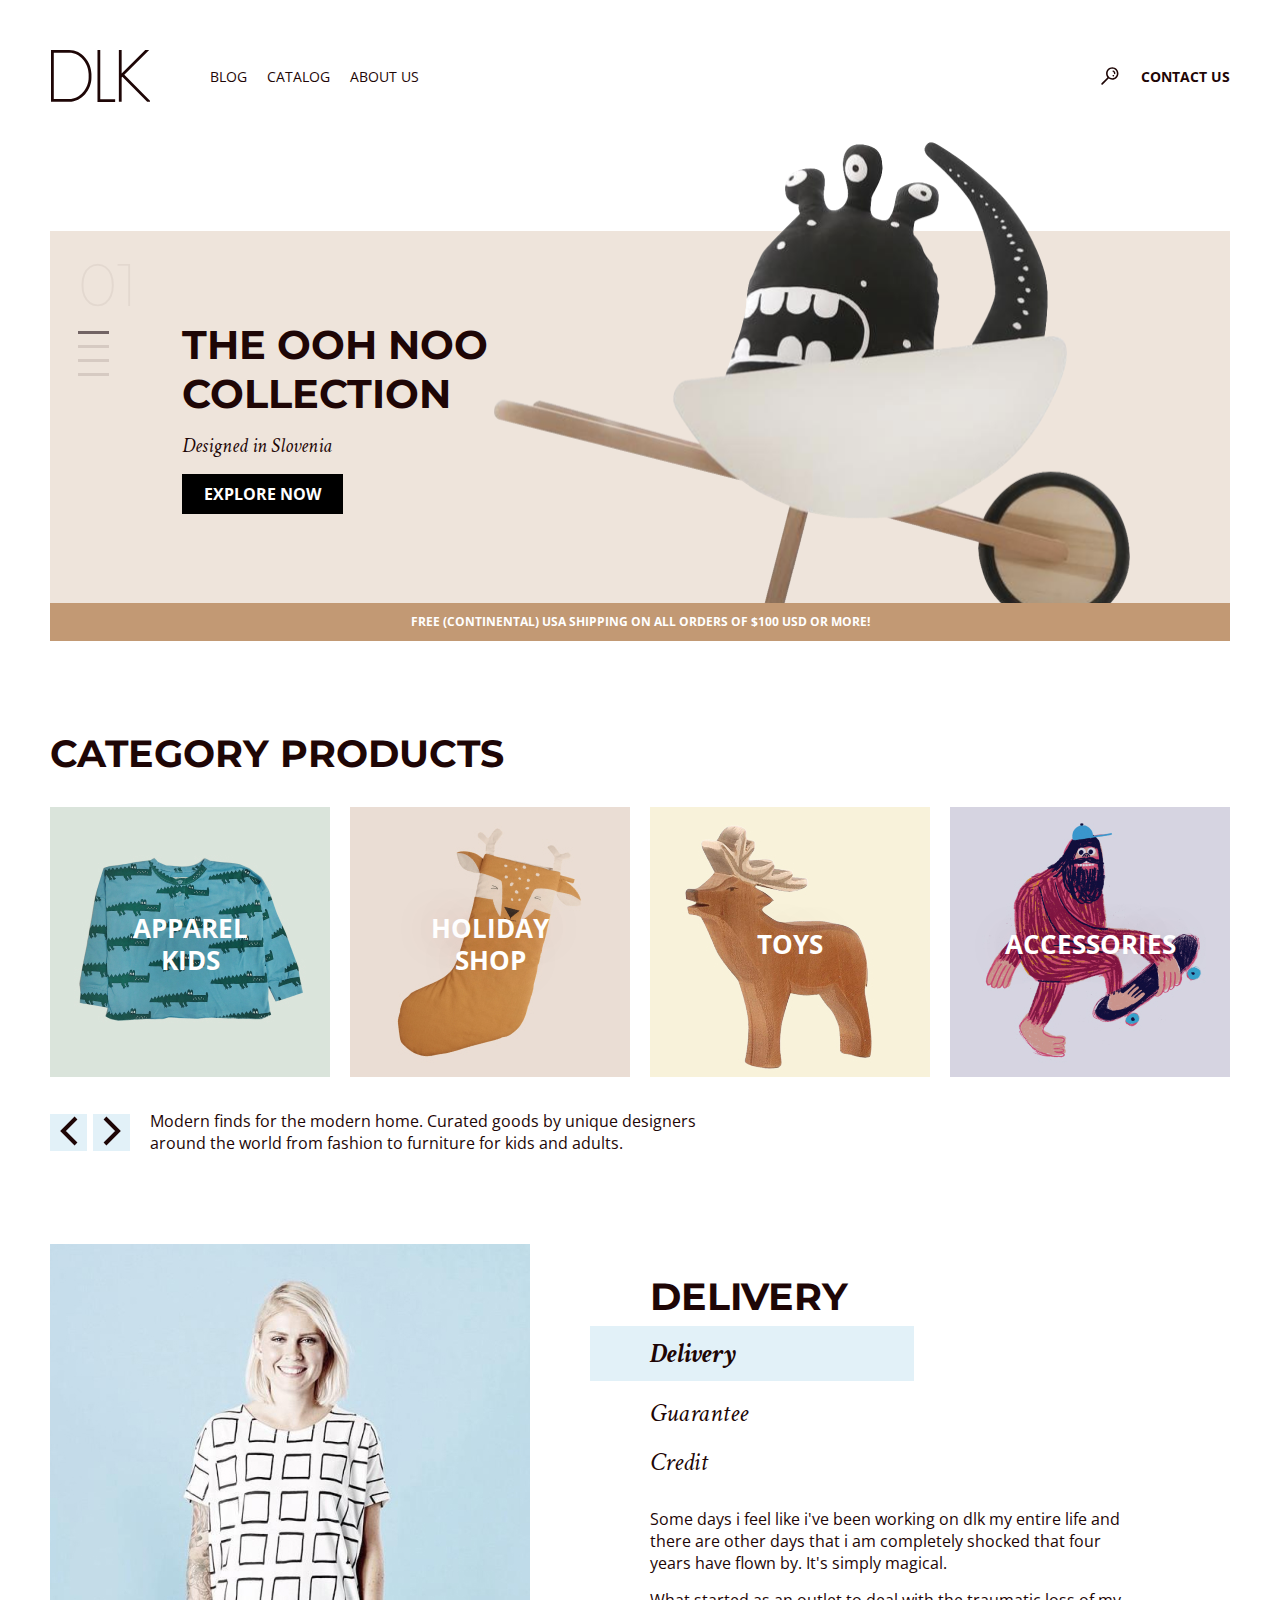
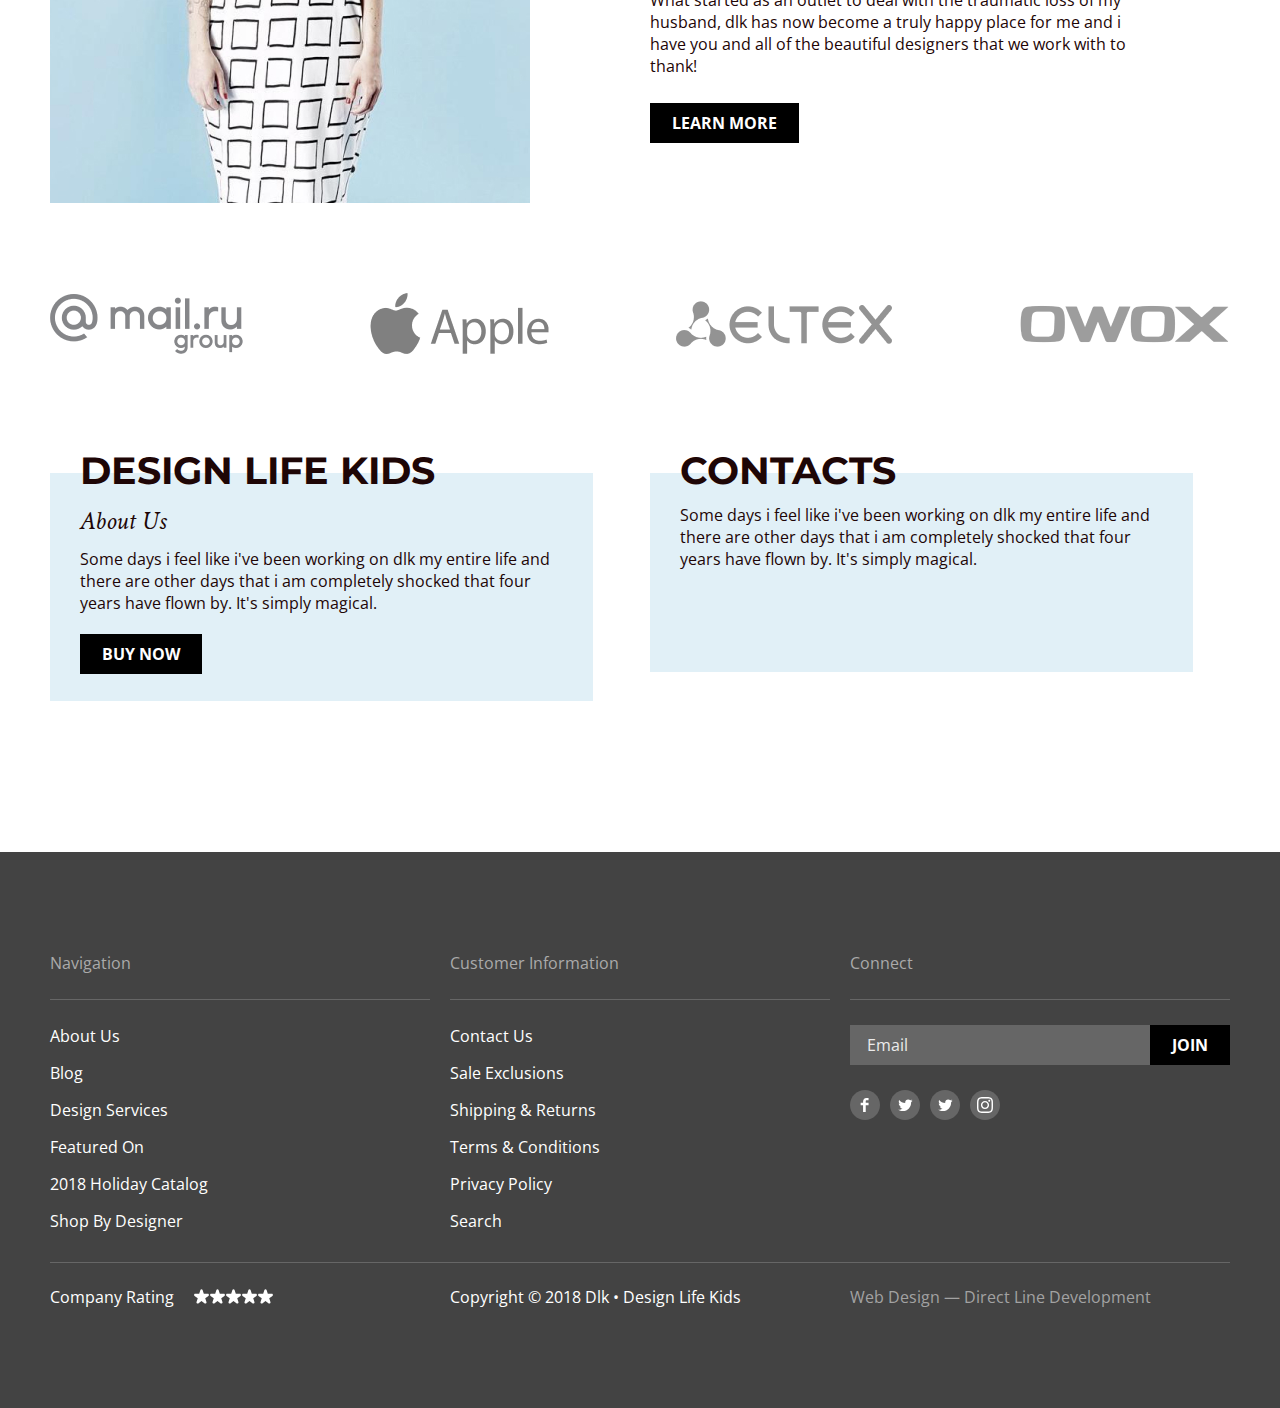
<file: index.html>
<!DOCTYPE html>
<html lang="en">
  <head>
    <meta charset="UTF-8" />
    <meta http-equiv="X-UA-Compatible" content="IE=edge" />
    <meta name="viewport" content="width=device-width, initial-scale=1.0" />
    <title>DLK</title>
    <link rel="stylesheet" href="styles/normalize.css" />
    <link rel="stylesheet" href="styles/common.min.css" />
    <link rel="stylesheet" href="styles/style.min.css" />
    <link rel="stylesheet" href="styles/popup.min.css" />
    <link rel="preconnect" href="https://fonts.googleapis.com" />
    <link rel="preconnect" href="https://fonts.gstatic.com" crossorigin />
    <link
      href="https://fonts.googleapis.com/css2?family=Crimson+Text:ital,wght@1,400;1,700&family=Montserrat:wght@200;600;700&family=Open+Sans:wght@400;700&family=Roboto&display=swap"
      rel="stylesheet"
    />
  </head>
  <body>
    <header class="header">
      <div class="container">
        <div class="header-wrapper">
          <div class="links-wrapper">
            <a href="./index.html" class="logo">
              <svg class="logo__image" width="100" height="52">
                <title>Icon: Logo</title>
                <use xlink:href="./static/icons/sprite.svg#logo"></use>
              </svg>
            </a>
            <nav>
              <ul class="header-nav">
                <li>
                  <a href="./pages/blog.html" class="header-nav__link">Blog</a>
                </li>
                <li>
                  <a href="./pages/catalog.html" class="header-nav__link"
                    >Catalog</a
                  >
                </li>
                <li>
                  <a href="#" class="header-nav__link">About Us</a>
                </li>
              </ul>
            </nav>
          </div>
          <div class="search-wrapper">
            <svg class="search" width="24" height="24">
              <title>Icon: Search</title>
              <use xlink:href="./static/icons/sprite.svg#search"></use>
            </svg>
            <a href="./pages/contacts.html" class="contact">Contact Us</a>
          </div>
        </div>
      </div>
    </header>
    <main>
      <section class="main">
        <div class="container container-column">
          <div class="main-background">
            <div class="count-wrapper">
              <span class="count">01</span>
              <div class="control-wrapper">
                <button class="control">
                  <span class="control__line control__line--checked"></span>
                </button>
                <button class="control">
                  <span class="control__line"></span>
                </button>
                <button class="control">
                  <span class="control__line"></span>
                </button>
                <button class="control">
                  <span class="control__line"></span>
                </button>
              </div>
            </div>
            <div class="main-info">
              <h1 class="title">THE OOH NOO COLLECTION</h1>
              <span class="designed">Designed in Slovenia</span>
              <button type="button" class="button popup-button">
                EXPLORE NOW
              </button>
            </div>
          </div>
          <p class="offer">
            Free (continental) USA shipping on all orders of $100 USD or more!
          </p>
          <img
            src="./static/img/monster.png"
            alt="Image: Monster"
            class="banner"
            width="636"
            height="490"
          />
        </div>
      </section>
      <section class="category">
        <div class="container">
          <h2 class="subtitle">Category Products</h2>
          <ul class="category-list">
            <li class="category-list__item">
              <img
                src="./static/img/apparel_kids.jpg"
                alt="Image: Apparel Kids"
                class="category-list__image"
                width="280"
                height="270"
              /><a href="#"> <h4 class="groups">APPAREL KIDS</h4></a>
            </li>
            <li class="category-list__item">
              <img
                src="./static/img/holiday_shop.jpg"
                alt="Image: Holiday Shop"
                class="category-list__image"
                width="280"
                height="270"
              />
              <a href="#"> <h4 class="groups">HOLIDAY SHOP</h4></a>
            </li>
            <li class="category-list__item">
              <img
                src="./static/img/toys.jpg"
                alt="Image: Toys"
                class="category-list__image"
                width="280"
                height="270"
              />
              <a href="./pages/toys.html"> <h4 class="groups">TOYS</h4></a>
            </li>
            <li class="category-list__item">
              <img
                src="./static/img/accessories.jpg"
                alt="Image: Accessories"
                class="category-list__image"
                width="280"
                height="270"
              />
              <a href="#"> <h4 class="groups">ACCESSORIES</h4></a>
            </li>
          </ul>
          <div class="arrows-wrapper">
            <div class="arrows">
              <button class="arrows-button">
                <svg class="arrows-button__icon" width="18" height="30">
                  <title>Icon: Arrow Prev</title>
                  <use xlink:href="./static/icons/sprite.svg#arrow_prev"></use>
                </svg></button
              ><button class="arrows-button">
                <svg class="arrows-button__icon" width="18" height="30">
                  <title>Icon: Arrow Next</title>
                  <use xlink:href="./static/icons/sprite.svg#arrow_next"></use>
                </svg>
              </button>
            </div>
            <p class="info">
              Modern finds for the modern home. Curated goods by unique
              designers around the world from fashion to furniture for kids and
              adults.
            </p>
          </div>
        </div>
      </section>
      <section class="delivery">
        <div class="container">
          <div class="delivery-wrapper">
            <img
              src="./static/img/delivery.jpg"
              alt="Image: Delivery"
              class="delivery-image"
              width="480"
              height="559"
            />
            <div class="delivery-info">
              <h2 class="subtitle shift">Delivery</h2>
              <ul class="delivery-list">
                <li>
                  <h3
                    class="italic delivery-list__title delivery-list__title--checked"
                  >
                    Delivery
                  </h3>
                </li>
                <li>
                  <h3 class="italic delivery-list__title shift">Guarantee</h3>
                </li>
                <li>
                  <h3 class="italic delivery-list__title shift">Credit</h3>
                </li>
              </ul>
              <div class="info-wrapper shift">
                <p class="info">
                  Some days i feel like i've been working on dlk my entire life
                  and there are other days that i am completely shocked that
                  four years have flown by. It's simply magical.
                </p>
                <p class="info">
                  What started as an outlet to deal with the traumatic loss of
                  my husband, dlk has now become a truly happy place for me and
                  i have you and all of the beautiful designers that we work
                  with to thank!
                </p>
              </div>
              <a href="#" class="button button-link shift">LEARN MORE</a>
            </div>
          </div>
        </div>
      </section>
      <section class="awards">
        <div class="container">
          <h2 class="hidden">Awards</h2>
          <ul class="awards-list">
            <li>
              <img
                src="./static/img/mailru.png"
                alt="Image: Mail Ru"
                width="193"
                height="60"
              />
            </li>
            <li>
              <img
                src="./static/img/apple.png"
                alt="Image: Apple"
                width="179"
                height="61"
              />
            </li>
            <li>
              <img
                src="./static/img/eltex.png"
                alt="Image: Eltex"
                width="216"
                height="46"
              />
            </li>
            <li>
              <img
                src="./static/img/owox.png"
                alt="Image: Owox"
                width="211"
                height="40"
              />
            </li>
          </ul>
        </div>
      </section>
      <div class="container">
        <div class="about-wrapper">
          <section class="design">
            <h2 class="subtitle subtitle--up">Design Life Kids</h2>
            <span class="italic">About Us</span>
            <p class="info">
              Some days i feel like i've been working on dlk my entire life and
              there are other days that i am completely shocked that four years
              have flown by. It's simply magical.
            </p>
            <a href="#" class="button button-link button-margin">buy now</a>
          </section>
          <section class="contacts">
            <div class="contacts-info">
              <h2 class="subtitle subtitle--up">Contacts</h2>
              <p class="info">
                Some days i feel like i've been working on dlk my entire life
                and there are other days that i am completely shocked that four
                years have flown by. It's simply magical.
              </p>
            </div>
            <iframe
              src="https://www.google.com/maps/embed?pb=!1m18!1m12!1m3!1d2372.5508789216715!2d49.288043615981344!3d53.51221786997473!2m3!1f0!2f0!3f0!3m2!1i1024!2i768!4f13.1!3m3!1m2!1s0x416879ed1ada6fbd%3A0x751234490b1ca980!2sDirect%20Line%20Digital!5e0!3m2!1sru!2sru!4v1661177956763!5m2!1sru!2sru"
              width="483"
              height="196"
              style="border: 0"
              allowfullscreen=""
              loading="lazy"
              referrerpolicy="no-referrer-when-downgrade"
              class="map"
            ></iframe>
          </section>
        </div>
      </div>
    </main>
    <footer class="footer">
      <div class="container">
        <div class="footer-wrapper">
          <section class="footer-section">
            <h5 class="footer-title">Navigation</h5>
            <nav>
              <ul class="footer-nav">
                <li><a href="#" class="footer-nav__link">About Us</a></li>
                <li><a href="#" class="footer-nav__link">Blog</a></li>
                <li>
                  <a href="#" class="footer-nav__link">Design Services</a>
                </li>
                <li><a href="#" class="footer-nav__link">Featured On</a></li>
                <li>
                  <a href="#" class="footer-nav__link">2018 Holiday Catalog</a>
                </li>
                <li>
                  <a href="#" class="footer-nav__link">Shop By Designer</a>
                </li>
              </ul>
            </nav>
          </section>
          <section class="footer-section">
            <h5 class="footer-title">Customer Information</h5>
            <div class="footer-lines"></div>
            <nav>
              <ul class="footer-nav">
                <li>
                  <a href="./pages/contacts.html" class="footer-nav__link"
                    >Contact Us</a
                  >
                </li>
                <li>
                  <a href="#" class="footer-nav__link">Sale Exclusions</a>
                </li>
                <li>
                  <a href="#" class="footer-nav__link">Shipping & Returns</a>
                </li>
                <li>
                  <a href="#" class="footer-nav__link">Terms & Conditions</a>
                </li>
                <li><a href="#" class="footer-nav__link">Privacy Policy</a></li>
                <li><a href="#" class="footer-nav__link">Search</a></li>
              </ul>
            </nav>
          </section>
          <section class="footer-section">
            <h5 class="footer-title">Connect</h5>
            <div class="footer-lines"></div>
            <form action="#">
              <div class="footer-form">
                <label for="input-email-footer"></label>
                <input
                  type="email"
                  id="input-email-footer"
                  placeholder="Email"
                  class="footer-input"
                />
                <button type="submit" class="button">Join</button>
              </div>
            </form>
            <ul class="social-list">
              <li>
                <a
                  href="https://www.facebook.com/"
                  class="social-list__link"
                  target="_blank"
                >
                  <svg class="social-list__icon" width="30" height="30">
                    <title>Icon: Facebook</title>
                    <use xlink:href="./static/icons/sprite.svg#facebook"></use>
                  </svg>
                </a>
              </li>
              <li>
                <a
                  href="https://twitter.com/"
                  class="social-list__link"
                  target="_blank"
                >
                  <svg class="social-list__icon" width="30" height="30">
                    <title>Icon: Twitter</title>
                    <use xlink:href="./static/icons/sprite.svg#twitter"></use>
                  </svg>
                </a>
              </li>
              <li>
                <a
                  href="https://pinterest.com/"
                  class="social-list__link"
                  target="_blank"
                >
                  <svg class="social-list__icon" width="30" height="30">
                    <title>Icon: Pinterest</title>
                    <use xlink:href="./static/icons/sprite.svg#pinterest"></use>
                  </svg>
                </a>
              </li>
              <li>
                <a
                  href="https://www.instagram.com/"
                  class="social-list__link"
                  target="_blank"
                >
                  <svg class="social-list__icon" width="30" height="30">
                    <title>Icon: instagram</title>
                    <use xlink:href="./static/icons/sprite.svg#instagram"></use>
                  </svg>
                </a>
              </li>
            </ul>
          </section>
        </div>
        <div class="footer-bottom-wrapper">
          <fieldset class="rating">
            <legend class="rating__caption">Company Rating</legend>
            <div class="rating-group">
              <input
                type="radio"
                name="star"
                value="1"
                aria-label="Ужасно"
                class="rating__star"
              />
              <input
                type="radio"
                name="star"
                value="2"
                aria-label="Сносно"
                class="rating__star"
              />
              <input
                type="radio"
                name="star"
                value="3"
                aria-label="Нормально"
                class="rating__star"
              />
              <input
                type="radio"
                name="star"
                value="4"
                aria-label="Хорошо"
                class="rating__star"
              />
              <input
                type="radio"
                name="star"
                value="5"
                aria-label="Отлично"
                class="rating__star"
              />
            </div>
          </fieldset>
          <span class="footer-bottom"
            >Copyright © 2018 Dlk • Design Life Kids</span
          >
          <a href="#" class="footer-bottom footer-bottom--light"
            >Web Design — Direct Line Development</a
          >
        </div>
      </div>
    </footer>
    <section class="popup">
      <h1 class="hidden">EXPLORE NOW</h1>
      <!-- Синяя подложка -->
      <div class="popup__overlay"></div>
      <!-- -->
      <div class="popup__dialog">
        <button class="close-button">
          <svg class="close-button__icon" width="25" height="25">
            <title>Icon: Close Button</title>
            <use xlink:href="./static/icons/sprite.svg#close"></use>
          </svg>
        </button>
        <form action="#" class="form">
          <div class="form-wrapper">
            <div>
              <label
                for="input-name-popup"
                class="form__label form__label--roboto"
                >Name</label
              >
              <input
                type="text"
                id="input-name-popup"
                class="form__input name"
              />
            </div>
            <div class="phone-email">
              <div>
                <label
                  for="input-phone-popup"
                  class="form__label form__label--roboto"
                  >Phone</label
                >
                <input
                  type="tel"
                  id="input-phone-popup"
                  class="form__input phone"
                />
              </div>
              <div>
                <label
                  for="input-email-popup"
                  class="form__label form__label--roboto"
                  >Email</label
                >
                <input
                  type="email"
                  id="input-email-popup"
                  class="form__input email"
                />
              </div>
            </div>
            <div>
              <label
                for="input-message-popup"
                class="form__label form__label--roboto"
                >Message</label
              >
              <textarea
                id="input-message-popup"
                class="form__input message"
              ></textarea>
            </div>
            <div class="personal">
              <input
                type="checkbox"
                class="form__input checkbox"
                id="input-personal"
                checked
              />
              <label for="input-personal" class="form__label"
                >By clicking on the button, you consent to the processing of
                your personal data</label
              >
            </div>
            <button type="submit" class="button" disabled>Submit</button>
          </div>
        </form>
      </div>
    </section>
    <script src="./js/common.min.js"></script>
    <script src="./js/index.min.js"></script>
  </body>
</html>
</file>
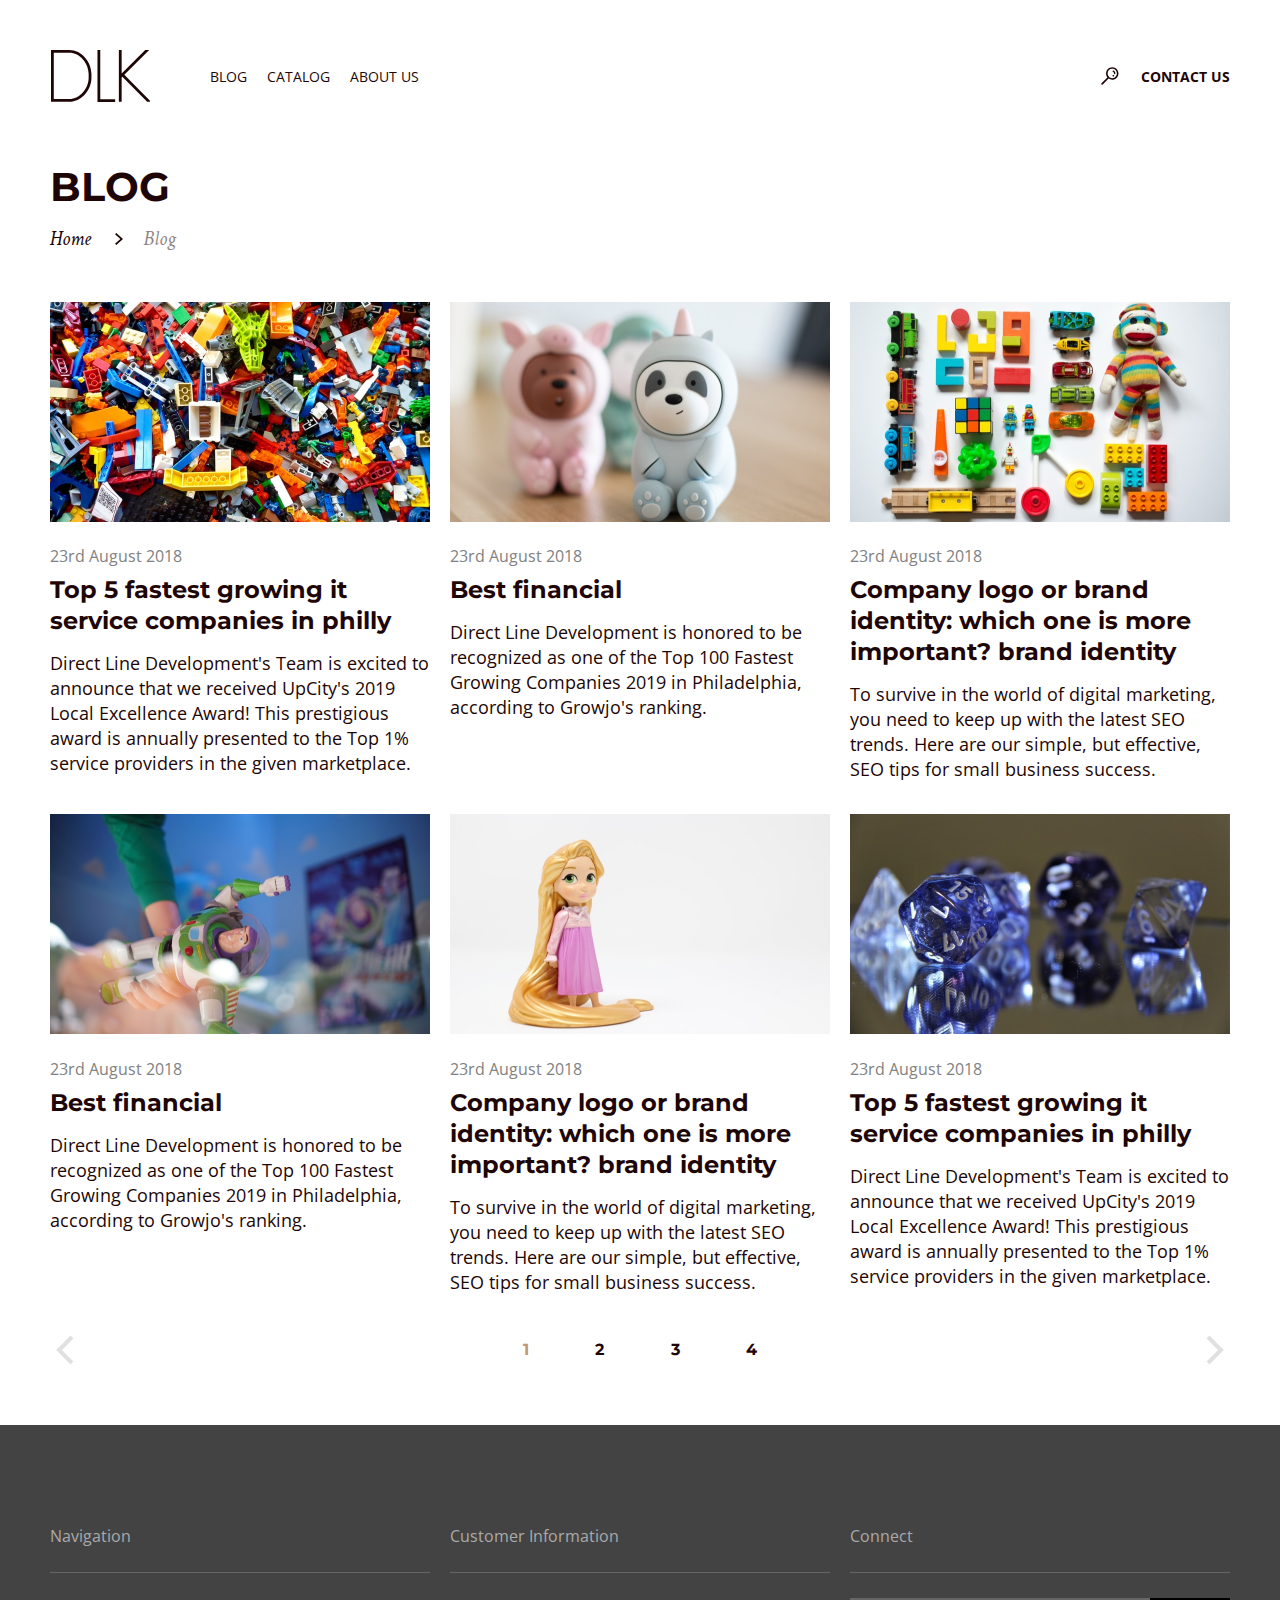
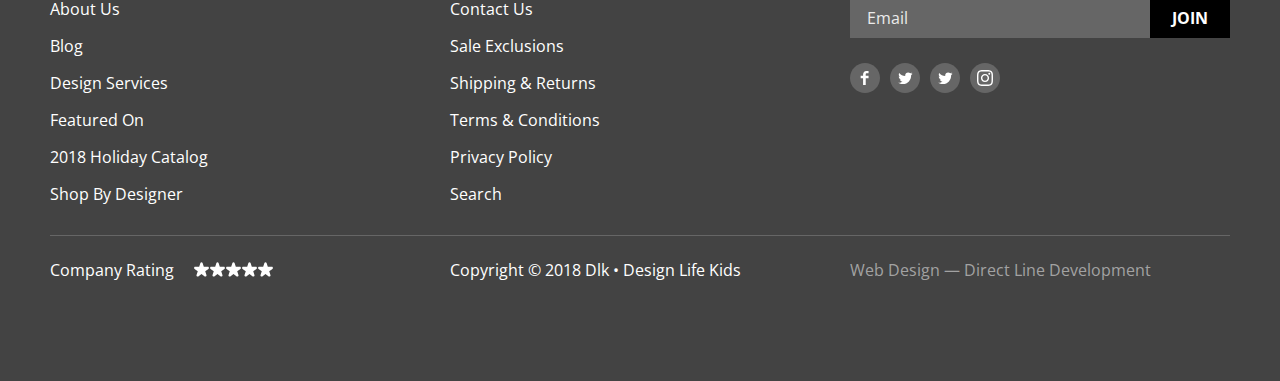
<file: pages/blog.html>
<!DOCTYPE html>
<html lang="en">
  <head>
    <meta charset="UTF-8" />
    <meta http-equiv="X-UA-Compatible" content="IE=edge" />
    <meta name="viewport" content="width=device-width, initial-scale=1.0" />
    <title>Blog</title>
    <link rel="stylesheet" href="../styles/normalize.css" />
    <link rel="stylesheet" href="../styles/common.min.css" />
    <link rel="stylesheet" href="../styles/blog.min.css" />
    <link rel="preconnect" href="https://fonts.googleapis.com" />
    <link rel="preconnect" href="https://fonts.gstatic.com" crossorigin />
    <link
      href="https://fonts.googleapis.com/css2?family=Crimson+Text:ital,wght@1,400;1,700&family=Montserrat:wght@200;600;700&family=Open+Sans:wght@400;700&family=Roboto&display=swap"
      rel="stylesheet"
    />
  </head>
  <body>
    <header class="header">
      <div class="container">
        <div class="header-wrapper">
          <div class="links-wrapper">
            <a href="../index.html" class="logo">
              <svg class="logo__image" width="100" height="52">
                <title>Icon: Logo</title>
                <use xlink:href="../static/icons/sprite.svg#logo"></use>
              </svg>
            </a>
            <nav>
              <ul class="header-nav">
                <li>
                  <a href="../pages/blog.html" class="header-nav__link">Blog</a>
                </li>
                <li>
                  <a href="../pages/catalog.html" class="header-nav__link"
                    >Catalog</a
                  >
                </li>
                <li>
                  <a href="#" class="header-nav__link">About Us</a>
                </li>
              </ul>
            </nav>
          </div>
          <div class="search-wrapper">
            <svg class="search" width="24" height="24">
              <title>Icon: Search</title>
              <use xlink:href="../static/icons/sprite.svg#search"></use>
            </svg>
            <a href="../pages/contacts.html" class="contact">Contact Us</a>
          </div>
        </div>
      </div>
    </header>
    <main>
      <section class="blog">
        <div class="container">
          <h1 class="title">Blog</h1>
          <nav class="breadcrumbs">
            <ul class="breadcrumbs-list">
              <li class="breadcrumbs-list__item">
                <a href="../index.html">Home</a>
              </li>
              <li class="breadcrumbs-list__item">
                <a href="../pages/blog.html">Blog</a>
              </li>
            </ul>
          </nav>
          <ul class="blog-list">
            <li class="blog-list__item">
              <img
                src="../static/img/constructor.jpg"
                alt="Image: Constructor"
                class="blog-list__image"
                width="380"
                height="220"
              />
              <span class="date">23rd August 2018</span>
              <a href="#"
                ><h4 class="blog-list__title">
                  Top 5 fastest growing it service companies in philly
                </h4></a
              >
              <p class="blog-list__info">
                Direct Line Development's Team is excited to announce that we
                received UpCity's 2019 Local Excellence Award! This prestigious
                award is annually presented to the Top 1% service providers in
                the given marketplace.
              </p>
            </li>
            <li class="blog-list__item">
              <img
                src="../static/img/animal_toys.jpg"
                alt="Image: Animal Toys"
                class="blog-list__image"
                width="380"
                height="220"
              />
              <span class="date">23rd August 2018</span>
              <a href="#"><h4 class="blog-list__title">Best financial</h4></a>
              <p class="blog-list__info">
                Direct Line Development is honored to be recognized as one of
                the Top 100 Fastest Growing Companies 2019 in Philadelphia,
                according to Growjo's ranking.
              </p>
            </li>
            <li class="blog-list__item">
              <img
                src="../static/img/color_toys.jpg"
                alt="Image: Color Toys"
                class="blog-list__image"
                width="380"
                height="220"
              />
              <span class="date">23rd August 2018</span>
              <a href="#"
                ><h4 class="blog-list__title">
                  Company logo or brand identity: which one is more important?
                  brand identity
                </h4></a
              >
              <p class="blog-list__info">
                To survive in the world of digital marketing, you need to keep
                up with the latest SEO trends. Here are our simple, but
                effective, SEO tips for small business success.
              </p>
            </li>
            <li class="blog-list__item">
              <img
                src="../static/img/buzz_lightyear_toy.jpg"
                alt="Image: Buzz Lightyear Toy"
                class="blog-list__image"
                width="380"
                height="220"
              />
              <span class="date">23rd August 2018</span>
              <a href="#"><h4 class="blog-list__title">Best financial</h4></a>
              <p class="blog-list__info">
                Direct Line Development is honored to be recognized as one of
                the Top 100 Fastest Growing Companies 2019 in Philadelphia,
                according to Growjo's ranking.
              </p>
            </li>
            <li class="blog-list__item">
              <img
                src="../static/img/rapunzel_toy.jpg"
                alt="Image: Rapunzel Toy"
                class="blog-list__image"
                width="380"
                height="220"
              />
              <span class="date">23rd August 2018</span>
              <a href="#"
                ><h4 class="blog-list__title">
                  Company logo or brand identity: which one is more important?
                  brand identity
                </h4></a
              >
              <p class="blog-list__info">
                To survive in the world of digital marketing, you need to keep
                up with the latest SEO trends. Here are our simple, but
                effective, SEO tips for small business success.
              </p>
            </li>
            <li class="blog-list__item">
              <img
                src="../static/img/dice.jpg"
                alt="Image: Dice"
                class="blog-list__image"
                width="380"
                height="220"
              />
              <span class="date">23rd August 2018</span>
              <a href="#"
                ><h4 class="blog-list__title">
                  Top 5 fastest growing it service companies in philly
                </h4></a
              >
              <p class="blog-list__info">
                Direct Line Development's Team is excited to announce that we
                received UpCity's 2019 Local Excellence Award! This prestigious
                award is annually presented to the Top 1% service providers in
                the given marketplace.
              </p>
            </li>
          </ul>
          <nav class="nav-list">
            <button class="arrow">
              <svg class="arrow__icon" width="18" height="30">
                <title>Icon: Arrow Prev</title>
                <use xlink:href="../static/icons/sprite.svg#arrow_prev"></use>
              </svg>
            </button>
            <ol class="pagination">
              <li>
                <a href="#" class="pagination__link pagination__link--active"
                  >1</a
                >
              </li>
              <li><a href="#" class="pagination__link">2</a></li>
              <li><a href="#" class="pagination__link">3</a></li>
              <li><a href="#" class="pagination__link">4</a></li>
            </ol>
            <button class="arrow">
              <svg class="arrow__icon" width="18" height="30">
                <title>Icon: Arrow Next</title>
                <use xlink:href="../static/icons/sprite.svg#arrow_next"></use>
              </svg>
            </button>
          </nav>
        </div>
      </section>
    </main>
    <footer class="footer">
      <div class="container">
        <div class="footer-wrapper">
          <section class="footer-section">
            <h5 class="footer-title">Navigation</h5>
            <div class="footer-lines"></div>
            <nav>
              <ul class="footer-nav">
                <li><a href="#" class="footer-nav__link">About Us</a></li>
                <li><a href="#" class="footer-nav__link">Blog</a></li>
                <li>
                  <a href="#" class="footer-nav__link">Design Services</a>
                </li>
                <li><a href="#" class="footer-nav__link">Featured On</a></li>
                <li>
                  <a href="#" class="footer-nav__link">2018 Holiday Catalog</a>
                </li>
                <li>
                  <a href="#" class="footer-nav__link">Shop By Designer</a>
                </li>
              </ul>
            </nav>
          </section>
          <section class="footer-section">
            <h5 class="footer-title">Customer Information</h5>
            <div class="footer-lines"></div>
            <nav>
              <ul class="footer-nav">
                <li>
                  <a href="../pages/contacts.html" class="footer-nav__link"
                    >Contact Us</a
                  >
                </li>
                <li>
                  <a href="#" class="footer-nav__link">Sale Exclusions</a>
                </li>
                <li>
                  <a href="#" class="footer-nav__link">Shipping & Returns</a>
                </li>
                <li>
                  <a href="#" class="footer-nav__link">Terms & Conditions</a>
                </li>
                <li><a href="#" class="footer-nav__link">Privacy Policy</a></li>
                <li><a href="#" class="footer-nav__link">Search</a></li>
              </ul>
            </nav>
          </section>
          <section class="footer-section">
            <h5 class="footer-title">Connect</h5>
            <form action="#">
              <div class="footer-form">
                <label for="input-email-footer"></label>
                <input
                  type="email"
                  id="input-email-footer"
                  placeholder="Email"
                  class="footer-input"
                />
                <button type="submit" class="button">Join</button>
              </div>
            </form>
            <ul class="social-list">
              <li>
                <a
                  href="https://www.facebook.com/"
                  class="social-list__link"
                  target="_blank"
                >
                  <svg class="social-list__icon" width="30" height="30">
                    <title>Icon: Facebook</title>
                    <use xlink:href="../static/icons/sprite.svg#facebook"></use>
                  </svg>
                </a>
              </li>
              <li>
                <a
                  href="https://twitter.com/"
                  class="social-list__link"
                  target="_blank"
                >
                  <svg class="social-list__icon" width="30" height="30">
                    <title>Icon: Twitter</title>
                    <use xlink:href="../static/icons/sprite.svg#twitter"></use>
                  </svg>
                </a>
              </li>
              <li>
                <a
                  href="https://pinterest.com/"
                  class="social-list__link"
                  target="_blank"
                >
                  <svg class="social-list__icon" width="30" height="30">
                    <title>Icon: Pinterest</title>
                    <use
                      xlink:href="../static/icons/sprite.svg#pinterest"
                    ></use>
                  </svg>
                </a>
              </li>
              <li>
                <a
                  href="https://www.instagram.com/"
                  class="social-list__link"
                  target="_blank"
                >
                  <svg class="social-list__icon" width="30" height="30">
                    <title>Icon: instagram</title>
                    <use
                      xlink:href="../static/icons/sprite.svg#instagram"
                    ></use>
                  </svg>
                </a>
              </li>
            </ul>
          </section>
        </div>
        <div class="footer-bottom-wrapper">
          <fieldset class="rating">
            <legend class="rating__caption">Company Rating</legend>
            <div class="rating-group">
              <input
                type="radio"
                name="star"
                value="1"
                aria-label="Ужасно"
                class="rating__star"
              />
              <input
                type="radio"
                name="star"
                value="2"
                aria-label="Сносно"
                class="rating__star"
              />
              <input
                type="radio"
                name="star"
                value="3"
                aria-label="Нормально"
                class="rating__star"
              />
              <input
                type="radio"
                name="star"
                value="4"
                aria-label="Хорошо"
                class="rating__star"
              />
              <input
                type="radio"
                name="star"
                value="5"
                aria-label="Отлично"
                class="rating__star"
              />
            </div>
          </fieldset>
          <span class="footer-bottom"
            >Copyright © 2018 Dlk • Design Life Kids</span
          >
          <a href="#" class="footer-bottom footer-bottom--light"
            >Web Design — Direct Line Development</a
          >
        </div>
      </div>
    </footer>
    <script src="../js/common.min.js"></script>
  </body>
</html>
</file>
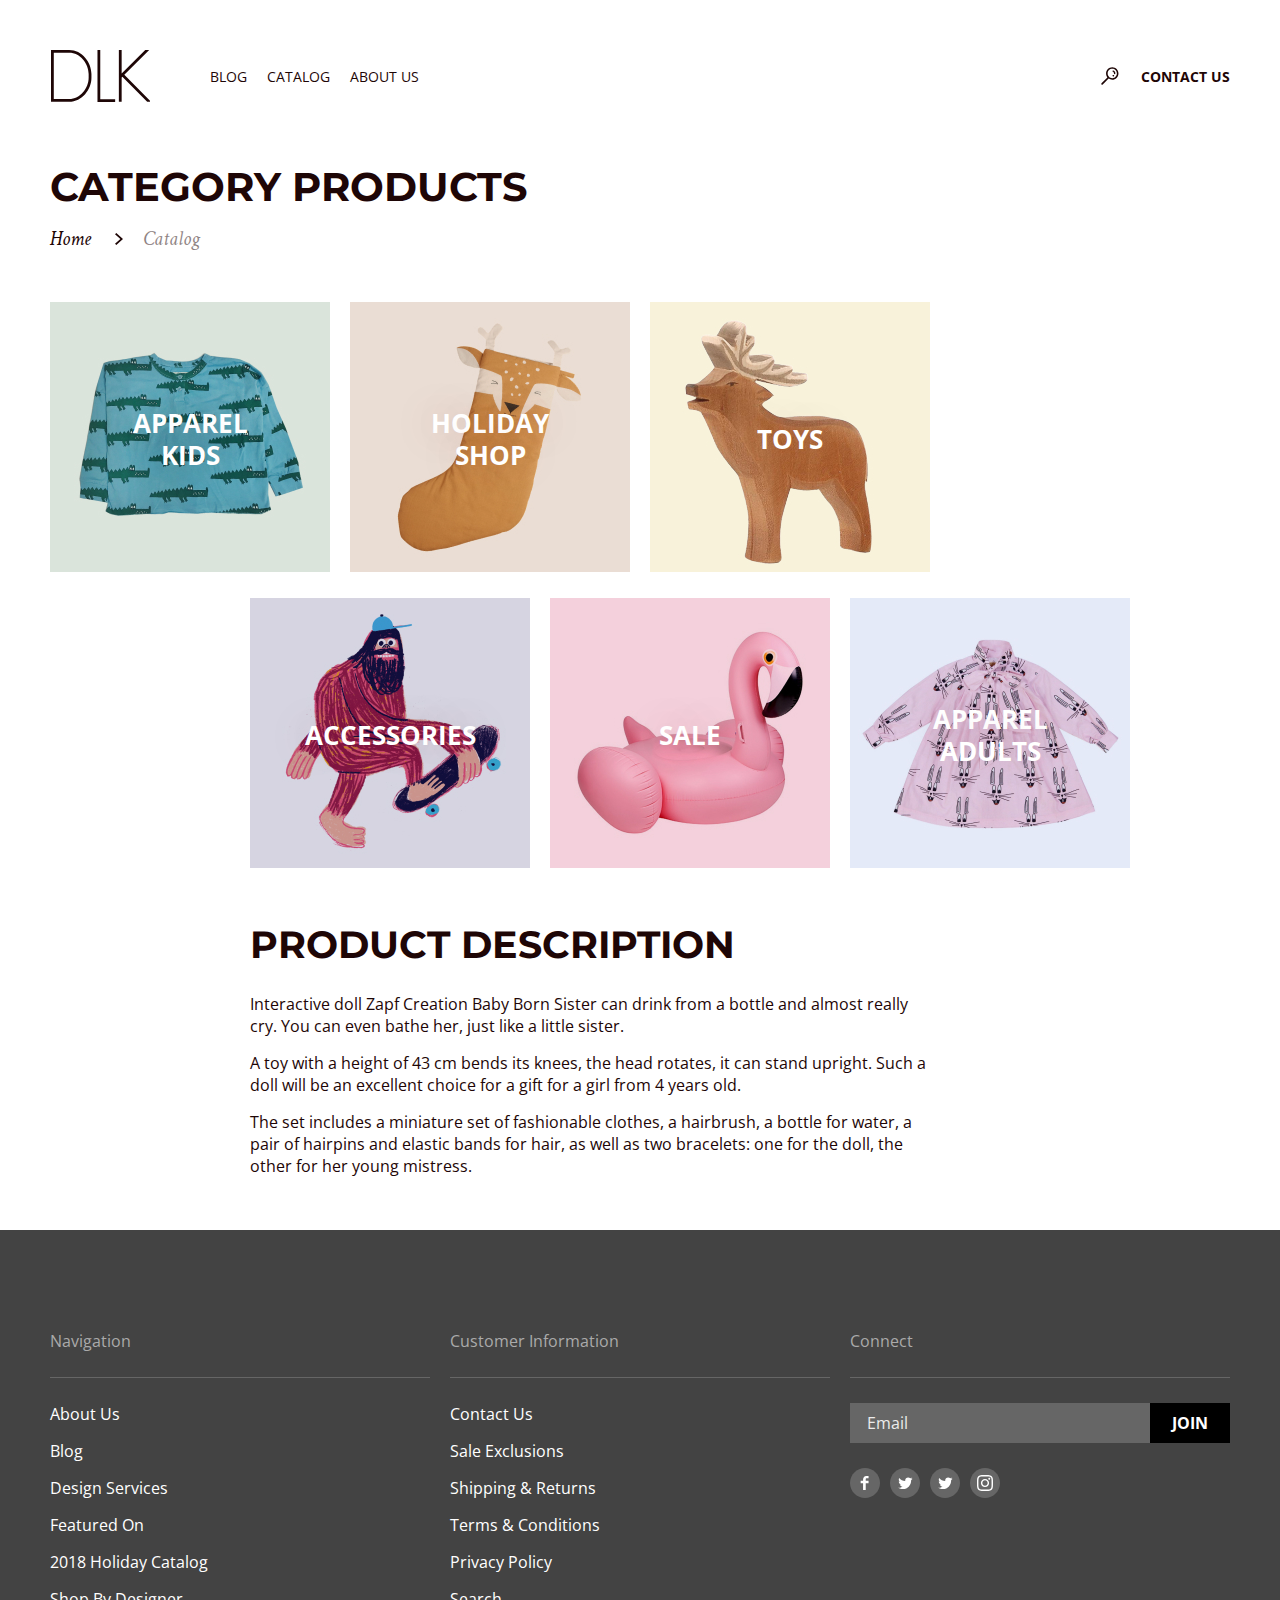
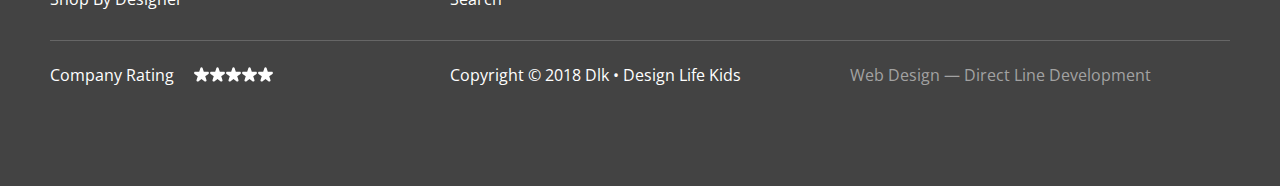
<file: pages/catalog.html>
<!DOCTYPE html>
<html lang="en">
  <head>
    <meta charset="UTF-8" />
    <meta http-equiv="X-UA-Compatible" content="IE=edge" />
    <meta name="viewport" content="width=device-width, initial-scale=1.0" />
    <title>Catalog</title>
    <link rel="stylesheet" href="../styles/normalize.css" />
    <link rel="stylesheet" href="../styles/common.min.css" />
    <link rel="stylesheet" href="../styles/catalog.min.css" />
    <link rel="preconnect" href="https://fonts.googleapis.com" />
    <link rel="preconnect" href="https://fonts.gstatic.com" crossorigin />
    <link
      href="https://fonts.googleapis.com/css2?family=Crimson+Text:ital,wght@1,400;1,700&family=Montserrat:wght@200;600;700&family=Open+Sans:wght@400;700&family=Roboto&display=swap"
      rel="stylesheet"
    />
  </head>
  <body>
    <header class="header">
      <div class="container">
        <div class="header-wrapper">
          <div class="links-wrapper">
            <a href="../index.html" class="logo">
              <svg class="logo__image" width="100" height="52">
                <title>Icon: Logo</title>
                <use xlink:href="../static/icons/sprite.svg#logo"></use>
              </svg>
            </a>
            <nav>
              <ul class="header-nav">
                <li>
                  <a href="../pages/blog.html" class="header-nav__link">Blog</a>
                </li>
                <li>
                  <a href="../pages/catalog.html" class="header-nav__link"
                    >Catalog</a
                  >
                </li>
                <li>
                  <a href="#" class="header-nav__link">About Us</a>
                </li>
              </ul>
            </nav>
          </div>
          <div class="search-wrapper">
            <svg class="search" width="24" height="24">
              <title>Icon: Search</title>
              <use xlink:href="../static/icons/sprite.svg#search"></use>
            </svg>
            <a href="../pages/contacts.html" class="contact">Contact Us</a>
          </div>
        </div>
      </div>
    </header>
    <main>
      <section class="catalog">
        <div class="container">
          <h1 class="title">Category Products</h1>
          <nav class="breadcrumbs">
            <ul class="breadcrumbs-list">
              <li class="breadcrumbs-list__item">
                <a href="../index.html">Home</a>
              </li>
              <li class="breadcrumbs-list__item">
                <a href="../pages/catalog.html">Catalog</a>
              </li>
            </ul>
          </nav>
          <div class="catalog-list-wrapper">
            <ul class="catalog-list">
              <li class="catalog-list__item">
                <img
                  src="../static/img/apparel_kids.jpg"
                  alt="Image: Apparel Kids"
                  class="catalog-list__image"
                  width="280"
                  height="270"
                />
                <a href="#"> <h4 class="groups">APPAREL KIDS</h4></a>
              </li>
              <li class="catalog-list__item">
                <img
                  src="../static/img/holiday_shop.jpg"
                  alt="Image: Holiday Shop"
                  class="catalog-list__image"
                  width="280"
                  height="270"
                />
                <a href="#"> <h4 class="groups">HOLIDAY SHOP</h4></a>
              </li>
              <li class="catalog-list__item">
                <img
                  src="../static/img/toys.jpg"
                  alt="Image: Toys"
                  class="catalog-list__image"
                  width="280"
                  height="270"
                />
                <a href="../pages/toys.html"> <h4 class="groups">TOYS</h4></a>
              </li>
            </ul>
            <ul class="catalog-list catalog-list--end">
              <li class="catalog-list__item">
                <img
                  src="../static/img/accessories.jpg"
                  alt="Image: Accessories"
                  class="catalog-list__image"
                  width="280"
                  height="270"
                />
                <a href="#"> <h4 class="groups">ACCESSORIES</h4></a>
              </li>
              <li class="catalog-list__item">
                <img
                  src="../static/img/sale.jpg"
                  alt="Image: Sale"
                  class="catalog-list__image"
                  width="280"
                  height="270"
                />
                <a href="#"> <h4 class="groups">SALE</h4></a>
              </li>
              <li class="catalog-list__item">
                <img
                  src="../static/img/apparel_adults.jpg"
                  alt="Image: Apparel Adults"
                  class="catalog-list__image"
                  width="280"
                  height="270"
                />
                <a href="#"> <h4 class="groups">APPAREL ADULTS</h4></a>
              </li>
            </ul>
          </div>
        </div>
      </section>
      <section class="description">
        <div class="container">
          <div class="description-wrapper">
            <h2 class="subtitle">Product Description</h2>
            <div class="description-info">
              <p class="info">
                Interactive doll Zapf Creation Baby Born Sister can drink from a
                bottle and almost really cry. You can even bathe her, just like
                a little sister.
              </p>
              <p class="info">
                A toy with a height of 43 cm bends its knees, the head rotates,
                it can stand upright. Such a doll will be an excellent choice
                for a gift for a girl from 4 years old.
              </p>
              <p class="info">
                The set includes a miniature set of fashionable clothes, a
                hairbrush, a bottle for water, a pair of hairpins and elastic
                bands for hair, as well as two bracelets: one for the doll, the
                other for her young mistress.
              </p>
            </div>
          </div>
        </div>
      </section>
    </main>
    <footer class="footer">
      <div class="container">
        <div class="footer-wrapper">
          <section class="footer-section">
            <h5 class="footer-title">Navigation</h5>
            <div class="footer-lines"></div>
            <nav>
              <ul class="footer-nav">
                <li><a href="#" class="footer-nav__link">About Us</a></li>
                <li><a href="#" class="footer-nav__link">Blog</a></li>
                <li>
                  <a href="#" class="footer-nav__link">Design Services</a>
                </li>
                <li><a href="#" class="footer-nav__link">Featured On</a></li>
                <li>
                  <a href="#" class="footer-nav__link">2018 Holiday Catalog</a>
                </li>
                <li>
                  <a href="#" class="footer-nav__link">Shop By Designer</a>
                </li>
              </ul>
            </nav>
          </section>
          <section class="footer-section">
            <h5 class="footer-title">Customer Information</h5>
            <div class="footer-lines"></div>
            <nav>
              <ul class="footer-nav">
                <li>
                  <a href="../pages/contacts.html" class="footer-nav__link"
                    >Contact Us</a
                  >
                </li>
                <li>
                  <a href="#" class="footer-nav__link">Sale Exclusions</a>
                </li>
                <li>
                  <a href="#" class="footer-nav__link">Shipping & Returns</a>
                </li>
                <li>
                  <a href="#" class="footer-nav__link">Terms & Conditions</a>
                </li>
                <li><a href="#" class="footer-nav__link">Privacy Policy</a></li>
                <li><a href="#" class="footer-nav__link">Search</a></li>
              </ul>
            </nav>
          </section>
          <section class="footer-section">
            <h5 class="footer-title">Connect</h5>
            <form action="#">
              <div class="footer-form">
                <label for="input-email-footer"></label>
                <input
                  type="email"
                  id="input-email-footer"
                  placeholder="Email"
                  class="footer-input"
                />
                <button type="submit" class="button">Join</button>
              </div>
            </form>
            <ul class="social-list">
              <li>
                <a
                  href="https://www.facebook.com/"
                  class="social-list__link"
                  target="_blank"
                >
                  <svg class="social-list__icon" width="30" height="30">
                    <title>Icon: Facebook</title>
                    <use xlink:href="../static/icons/sprite.svg#facebook"></use>
                  </svg>
                </a>
              </li>
              <li>
                <a
                  href="https://twitter.com/"
                  class="social-list__link"
                  target="_blank"
                >
                  <svg class="social-list__icon" width="30" height="30">
                    <title>Icon: Twitter</title>
                    <use xlink:href="../static/icons/sprite.svg#twitter"></use>
                  </svg>
                </a>
              </li>
              <li>
                <a
                  href="https://pinterest.com/"
                  class="social-list__link"
                  target="_blank"
                >
                  <svg class="social-list__icon" width="30" height="30">
                    <title>Icon: Pinterest</title>
                    <use
                      xlink:href="../static/icons/sprite.svg#pinterest"
                    ></use>
                  </svg>
                </a>
              </li>
              <li>
                <a
                  href="https://www.instagram.com/"
                  class="social-list__link"
                  target="_blank"
                >
                  <svg class="social-list__icon" width="30" height="30">
                    <title>Icon: instagram</title>
                    <use
                      xlink:href="../static/icons/sprite.svg#instagram"
                    ></use>
                  </svg>
                </a>
              </li>
            </ul>
          </section>
        </div>
        <div class="footer-bottom-wrapper">
          <fieldset class="rating">
            <legend class="rating__caption">Company Rating</legend>
            <div class="rating-group">
              <input
                type="radio"
                name="star"
                value="1"
                aria-label="Ужасно"
                class="rating__star"
              />
              <input
                type="radio"
                name="star"
                value="2"
                aria-label="Сносно"
                class="rating__star"
              />
              <input
                type="radio"
                name="star"
                value="3"
                aria-label="Нормально"
                class="rating__star"
              />
              <input
                type="radio"
                name="star"
                value="4"
                aria-label="Хорошо"
                class="rating__star"
              />
              <input
                type="radio"
                name="star"
                value="5"
                aria-label="Отлично"
                class="rating__star"
              />
            </div>
          </fieldset>
          <span class="footer-bottom"
            >Copyright © 2018 Dlk • Design Life Kids</span
          >
          <a href="#" class="footer-bottom footer-bottom--light"
            >Web Design — Direct Line Development</a
          >
        </div>
      </div>
    </footer>
    <script src="../js/common.min.js"></script>
  </body>
</html>
</file>
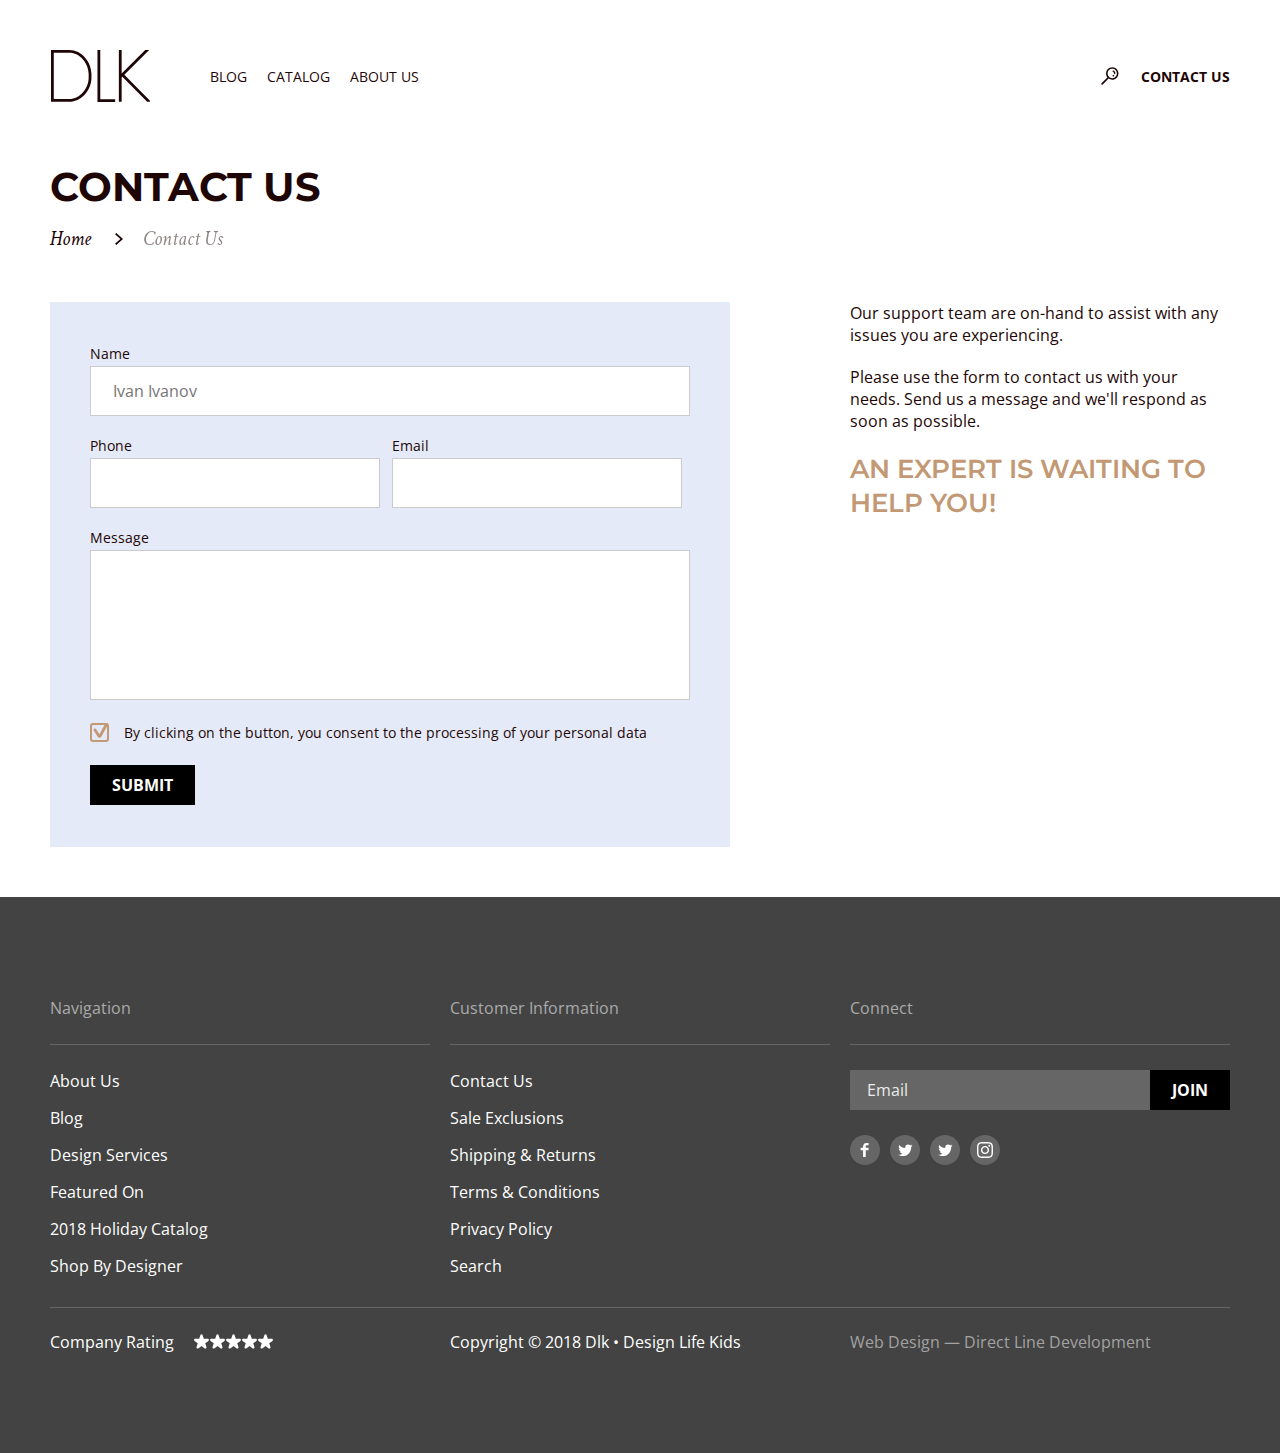
<file: pages/contacts.html>
<!DOCTYPE html>
<html lang="en">
  <head>
    <meta charset="UTF-8" />
    <meta http-equiv="X-UA-Compatible" content="IE=edge" />
    <meta name="viewport" content="width=device-width, initial-scale=1.0" />
    <title>Contacts Us</title>
    <link rel="stylesheet" href="../styles/normalize.css" />
    <link rel="stylesheet" href="../styles/common.min.css" />
    <link rel="stylesheet" href="../styles/contacts.min.css" />
    <link rel="preconnect" href="https://fonts.googleapis.com" />
    <link rel="preconnect" href="https://fonts.gstatic.com" crossorigin />
    <link
      href="https://fonts.googleapis.com/css2?family=Crimson+Text:ital,wght@1,400;1,700&family=Montserrat:wght@200;600;700&family=Open+Sans:wght@400;700&family=Roboto&display=swap"
      rel="stylesheet"
    />
  </head>
  <body>
    <header class="header">
      <div class="container">
        <div class="header-wrapper">
          <div class="links-wrapper">
            <a href="../index.html" class="logo">
              <svg class="logo__image" width="100" height="52">
                <title>Icon: Logo</title>
                <use xlink:href="../static/icons/sprite.svg#logo"></use>
              </svg>
            </a>
            <nav>
              <ul class="header-nav">
                <li>
                  <a href="../pages/blog.html" class="header-nav__link">Blog</a>
                </li>
                <li>
                  <a href="../pages/catalog.html" class="header-nav__link"
                    >Catalog</a
                  >
                </li>
                <li>
                  <a href="#" class="header-nav__link">About Us</a>
                </li>
              </ul>
            </nav>
          </div>
          <div class="search-wrapper">
            <svg class="search" width="24" height="24">
              <title>Icon: Search</title>
              <use xlink:href="../static/icons/sprite.svg#search"></use>
            </svg>
            <a href="../pages/contacts.html" class="contact">Contact Us</a>
          </div>
        </div>
      </div>
    </header>
    <main>
      <section class="contacts">
        <div class="container">
          <h1 class="title">Contact Us</h1>
          <nav class="breadcrumbs">
            <ul class="breadcrumbs-list">
              <li class="breadcrumbs-list__item">
                <a href="../index.html">Home</a>
              </li>
              <li class="breadcrumbs-list__item">
                <a href="../pages/contacts.html">Contact Us</a>
              </li>
            </ul>
          </nav>
          <div class="contacts-wrapper">
            <form action="#" class="form">
              <div class="form-wrapper">
                <div>
                  <label for="input-name" class="form__label">Name</label>
                  <input
                    type="text"
                    id="input-name"
                    placeholder="Ivan Ivanov"
                    class="form__input name"
                  />
                </div>
                <div class="phone-email">
                  <div>
                    <label for="input-phone" class="form__label">Phone</label>
                    <input
                      type="tel"
                      id="input-phone"
                      class="form__input phone"
                    />
                  </div>
                  <div>
                    <label for="input-email" class="form__label">Email</label>
                    <input
                      type="email"
                      id="input-email"
                      class="form__input email"
                    />
                  </div>
                </div>
                <div>
                  <label for="input-message" class="form__label">Message</label>
                  <textarea
                    id="input-message"
                    class="form__input message"
                  ></textarea>
                </div>
                <div class="personal">
                  <input
                    type="checkbox"
                    class="form__input checkbox"
                    id="input-personal"
                    checked
                  />
                  <label for="input-personal" class="form__label"
                    >By clicking on the button, you consent to the processing of
                    your personal data</label
                  >
                </div>
                <button type="submit" class="button">Submit</button>
              </div>
            </form>
            <div class="contacts-info">
              <p class="info">
                Our support team are on-hand to assist with any issues you are
                experiencing.
              </p>
              <p class="info">
                Please use the form to contact us with your needs. Send us a
                message and we'll respond as soon as possible.
              </p>
              <p class="call">An expert is waiting to help you!</p>
            </div>
          </div>
        </div>
      </section>
    </main>
    <footer class="footer">
      <div class="container">
        <div class="footer-wrapper">
          <section class="footer-section">
            <h5 class="footer-title">Navigation</h5>
            <div class="footer-lines"></div>
            <nav>
              <ul class="footer-nav">
                <li><a href="#" class="footer-nav__link">About Us</a></li>
                <li><a href="#" class="footer-nav__link">Blog</a></li>
                <li>
                  <a href="#" class="footer-nav__link">Design Services</a>
                </li>
                <li><a href="#" class="footer-nav__link">Featured On</a></li>
                <li>
                  <a href="#" class="footer-nav__link">2018 Holiday Catalog</a>
                </li>
                <li>
                  <a href="#" class="footer-nav__link">Shop By Designer</a>
                </li>
              </ul>
            </nav>
          </section>
          <section class="footer-section">
            <h5 class="footer-title">Customer Information</h5>
            <div class="footer-lines"></div>
            <nav>
              <ul class="footer-nav">
                <li>
                  <a href="../pages/contacts.html" class="footer-nav__link"
                    >Contact Us</a
                  >
                </li>
                <li>
                  <a href="#" class="footer-nav__link">Sale Exclusions</a>
                </li>
                <li>
                  <a href="#" class="footer-nav__link">Shipping & Returns</a>
                </li>
                <li>
                  <a href="#" class="footer-nav__link">Terms & Conditions</a>
                </li>
                <li><a href="#" class="footer-nav__link">Privacy Policy</a></li>
                <li><a href="#" class="footer-nav__link">Search</a></li>
              </ul>
            </nav>
          </section>
          <section class="footer-section">
            <h5 class="footer-title">Connect</h5>
            <form action="#">
              <div class="footer-form">
                <label for="input-email-footer"></label>
                <input
                  type="email"
                  id="input-email-footer"
                  placeholder="Email"
                  class="footer-input"
                />
                <button type="submit" class="button">Join</button>
              </div>
            </form>
            <ul class="social-list">
              <li>
                <a
                  href="https://www.facebook.com/"
                  class="social-list__link"
                  target="_blank"
                >
                  <svg class="social-list__icon" width="30" height="30">
                    <title>Icon: Facebook</title>
                    <use xlink:href="../static/icons/sprite.svg#facebook"></use>
                  </svg>
                </a>
              </li>
              <li>
                <a
                  href="https://twitter.com/"
                  class="social-list__link"
                  target="_blank"
                >
                  <svg class="social-list__icon" width="30" height="30">
                    <title>Icon: Twitter</title>
                    <use xlink:href="../static/icons/sprite.svg#twitter"></use>
                  </svg>
                </a>
              </li>
              <li>
                <a
                  href="https://pinterest.com/"
                  class="social-list__link"
                  target="_blank"
                >
                  <svg class="social-list__icon" width="30" height="30">
                    <title>Icon: Pinterest</title>
                    <use
                      xlink:href="../static/icons/sprite.svg#pinterest"
                    ></use>
                  </svg>
                </a>
              </li>
              <li>
                <a
                  href="https://www.instagram.com/"
                  class="social-list__link"
                  target="_blank"
                >
                  <svg class="social-list__icon" width="30" height="30">
                    <title>Icon: instagram</title>
                    <use
                      xlink:href="../static/icons/sprite.svg#instagram"
                    ></use>
                  </svg>
                </a>
              </li>
            </ul>
          </section>
        </div>
        <div class="footer-bottom-wrapper">
          <fieldset class="rating">
            <legend class="rating__caption">Company Rating</legend>
            <div class="rating-group">
              <input
                type="radio"
                name="star"
                value="1"
                aria-label="Ужасно"
                class="rating__star"
              />
              <input
                type="radio"
                name="star"
                value="2"
                aria-label="Сносно"
                class="rating__star"
              />
              <input
                type="radio"
                name="star"
                value="3"
                aria-label="Нормально"
                class="rating__star"
              />
              <input
                type="radio"
                name="star"
                value="4"
                aria-label="Хорошо"
                class="rating__star"
              />
              <input
                type="radio"
                name="star"
                value="5"
                aria-label="Отлично"
                class="rating__star"
              />
            </div>
          </fieldset>
          <span class="footer-bottom"
            >Copyright © 2018 Dlk • Design Life Kids</span
          >
          <a href="#" class="footer-bottom footer-bottom--light"
            >Web Design — Direct Line Development</a
          >
        </div>
      </div>
    </footer>
    <script src="../js/common.min.js"></script>
  </body>
</html>
</file>
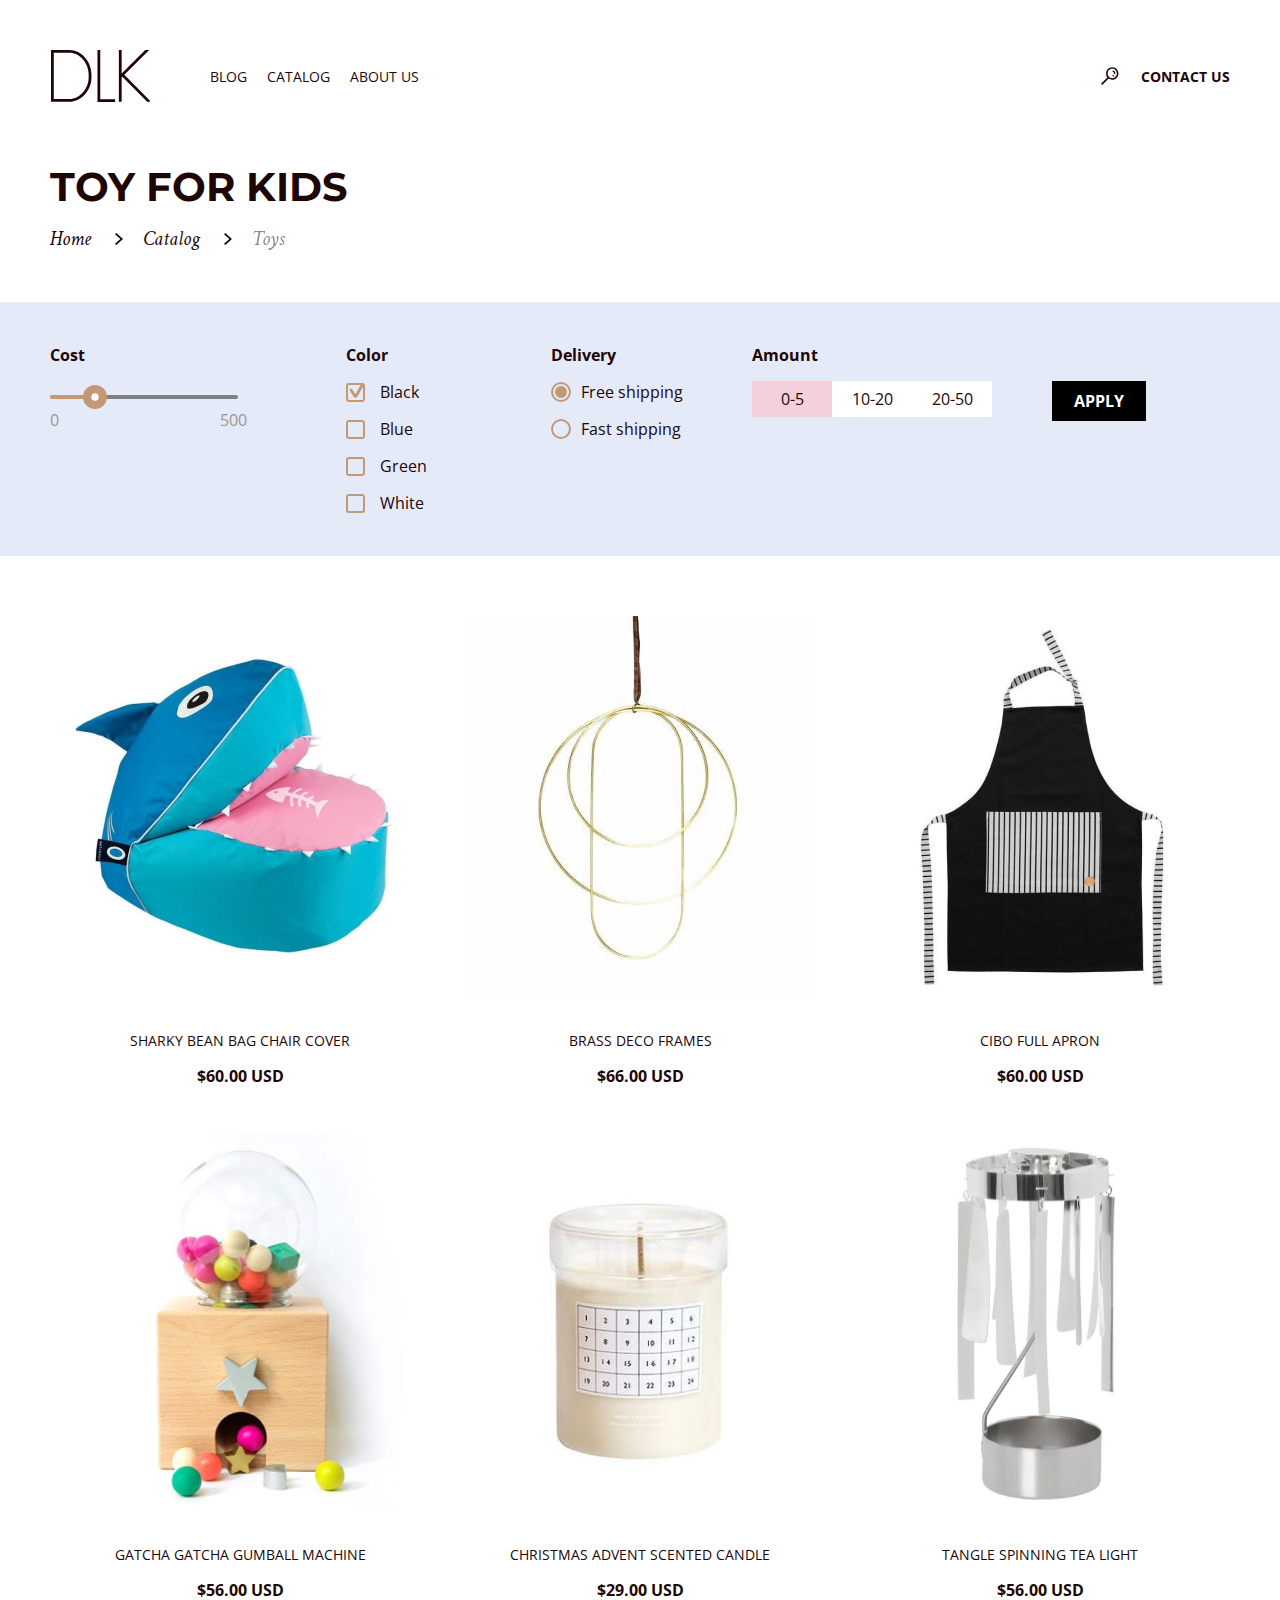
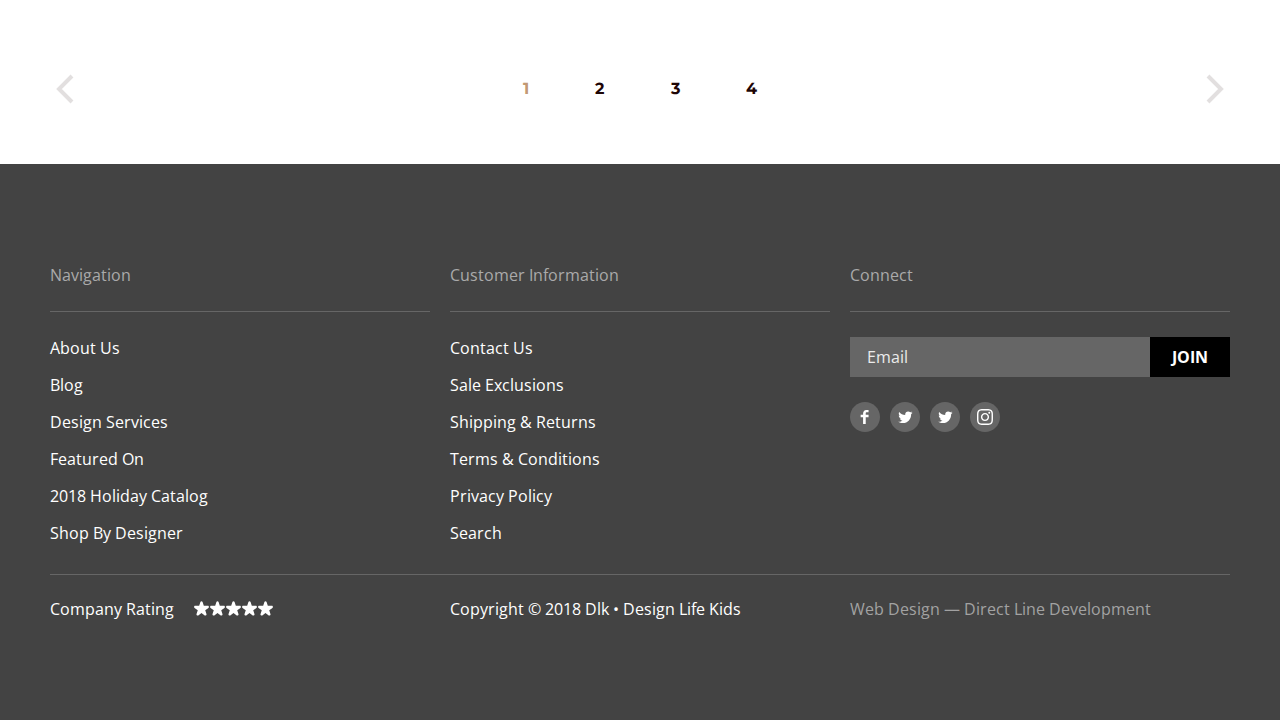
<file: pages/toys.html>
<!DOCTYPE html>
<html lang="en">
  <head>
    <meta charset="UTF-8" />
    <meta http-equiv="X-UA-Compatible" content="IE=edge" />
    <meta name="viewport" content="width=device-width, initial-scale=1.0" />
    <title>Toys</title>
    <link rel="stylesheet" href="../styles/normalize.css" />
    <link rel="stylesheet" href="../styles/common.min.css" />
    <link rel="stylesheet" href="../styles/toys.min.css" />
    <link rel="preconnect" href="https://fonts.googleapis.com" />
    <link rel="preconnect" href="https://fonts.gstatic.com" crossorigin />
    <link
      href="https://fonts.googleapis.com/css2?family=Crimson+Text:ital,wght@1,400;1,700&family=Montserrat:wght@200;600;700&family=Open+Sans:wght@400;700&family=Roboto&display=swap"
      rel="stylesheet"
    />
  </head>
  <body>
    <header class="header">
      <div class="container">
        <div class="header-wrapper">
          <div class="links-wrapper">
            <a href="../index.html" class="logo">
              <svg class="logo__image" width="100" height="52">
                <title>Icon: Logo</title>
                <use xlink:href="../static/icons/sprite.svg#logo"></use>
              </svg>
            </a>
            <nav>
              <ul class="header-nav">
                <li>
                  <a href="../pages/blog.html" class="header-nav__link">Blog</a>
                </li>
                <li>
                  <a href="../pages/catalog.html" class="header-nav__link"
                    >Catalog</a
                  >
                </li>
                <li>
                  <a href="#" class="header-nav__link">About Us</a>
                </li>
              </ul>
            </nav>
          </div>
          <div class="search-wrapper">
            <svg class="search" width="24" height="24">
              <title>Icon: Search</title>
              <use xlink:href="../static/icons/sprite.svg#search"></use>
            </svg>
            <a href="../pages/contacts.html" class="contact">Contact Us</a>
          </div>
        </div>
      </div>
    </header>
    <main>
      <section class="toys">
        <div class="container">
          <h1 class="title">Toy for kids</h1>
          <nav class="breadcrumbs">
            <ul class="breadcrumbs-list">
              <li class="breadcrumbs-list__item">
                <a href="../index.html">Home</a>
              </li>
              <li class="breadcrumbs-list__item">
                <a href="../pages/catalog.html">Catalog</a>
              </li>
              <li class="breadcrumbs-list__item">
                <a href="../pages/toys.html">Toys</a>
              </li>
            </ul>
          </nav>
        </div>
        <div class="filter">
          <div class="container">
            <form action="#" class="filter-form">
              <div class="cost">
                <label for="input-cost" class="headline">Cost</label>
                <input
                  type="range"
                  min="0"
                  max="500"
                  value="100"
                  id="input-cost"
                  class="input-cost styled-slider slider-progress"
                />
              </div>
              <fieldset class="color">
                <legend class="headline">Color</legend>
                <ul class="color-list">
                  <li class="color-list__item">
                    <input
                      type="checkbox"
                      id="input-black"
                      class="checkbox"
                      checked
                    />
                    <label for="input-black" class="info">Black</label>
                  </li>
                  <li class="color-list__item">
                    <input type="checkbox" id="input-blue" class="checkbox" />
                    <label for="input-blue" class="info">Blue</label>
                  </li>
                  <li class="color-list__item">
                    <input type="checkbox" id="input-green" class="checkbox" />
                    <label for="input-green" class="info">Green</label>
                  </li>
                  <li class="color-list__item">
                    <input type="checkbox" id="input-white" class="checkbox" />
                    <label for="input-white" class="info">White</label>
                  </li>
                </ul>
              </fieldset>
              <fieldset class="shipping">
                <legend class="headline">Delivery</legend>
                <ul class="shipping-list">
                  <li class="shipping-list__item">
                    <input
                      type="radio"
                      id="input-free"
                      name="shipping"
                      class="radio"
                      checked
                    />
                    <label for="input-free" class="info">Free shipping</label>
                  </li>
                  <li class="shipping-list__item">
                    <input
                      type="radio"
                      id="input-fast"
                      name="shipping"
                      class="radio"
                    />
                    <label for="input-fast" class="info">Fast shipping</label>
                  </li>
                </ul>
              </fieldset>
              <fieldset class="amount">
                <legend class="headline">Amount</legend>
                <ul class="amount-list">
                  <li class="amount-list__item">
                    <input
                      type="radio"
                      id="input-little"
                      name="amount"
                      class="amount-list__input"
                      checked
                    />
                    <label for="input-little" class="info amount-list__label"
                      >0-5</label
                    >
                  </li>
                  <li class="amount-list__item">
                    <input
                      type="radio"
                      id="input-medium"
                      name="amount"
                      class="amount-list__input"
                    />
                    <label for="input-medium" class="info amount-list__label"
                      >10-20</label
                    >
                  </li>
                  <li class="amount-list__item">
                    <input
                      type="radio"
                      id="input-big"
                      name="amount"
                      class="amount-list__input"
                    />
                    <label for="input-big" class="info amount-list__label"
                      >20-50</label
                    >
                  </li>
                </ul>
              </fieldset>
              <button type="submit" class="button button-apply">Apply</button>
            </form>
          </div>
        </div>
        <div class="container">
          <ul class="product-list">
            <li class="product-list__item">
              <img
                src="../static/img/sharky.png"
                alt="Image: Sharky Bean Bag Chair Cover"
                class="product-list__image"
                width="380"
                height="385"
              />
              <h6 class="product-list__title">SHARKY BEAN BAG CHAIR COVER</h6>
              <span class="product-list__price">$60.00 USD</span>
            </li>
            <li class="product-list__item">
              <img
                src="../static/img/brass.png"
                alt="Image: Brass Deco Frames"
                class="product-list__image"
                width="380"
                height="385"
              />
              <h6 class="product-list__title">BRASS DECO FRAMES</h6>
              <span class="product-list__price">$66.00 USD</span>
            </li>
            <li class="product-list__item">
              <img
                src="../static/img/cibo.png"
                alt="Image: Cibo Full Apron"
                class="product-list__image"
                width="380"
                height="385"
              />
              <h6 class="product-list__title">CIBO FULL APRON</h6>
              <span class="product-list__price">$60.00 USD</span>
            </li>
            <li class="product-list__item">
              <img
                src="../static/img/gatcha.png"
                alt="Image: Gatcha Gatcha Gumball Machine"
                class="product-list__image"
                width="380"
                height="385"
              />
              <h6 class="product-list__title">GATCHA GATCHA GUMBALL MACHINE</h6>
              <span class="product-list__price">$56.00 USD</span>
            </li>
            <li class="product-list__item">
              <img
                src="../static/img/christmas.png"
                alt="Image: Christmas Advent Scented Candle"
                class="product-list__image"
                width="380"
                height="385"
              />
              <h6 class="product-list__title">
                CHRISTMAS ADVENT SCENTED CANDLE
              </h6>
              <span class="product-list__price">$29.00 USD</span>
            </li>
            <li class="product-list__item">
              <img
                src="../static/img/tangle.png"
                alt="Image: Tangle Spinning Tea Light"
                class="product-list__image"
                width="380"
                height="385"
              />
              <h6 class="product-list__title">TANGLE SPINNING TEA LIGHT</h6>
              <span class="product-list__price">$56.00 USD</span>
            </li>
          </ul>
          <nav class="nav-list">
            <button class="arrow">
              <svg class="arrow__icon" width="18" height="30">
                <title>Icon: Arrow Prev</title>
                <use xlink:href="../static/icons/sprite.svg#arrow_prev"></use>
              </svg>
            </button>
            <ol class="pagination">
              <li>
                <a href="#" class="pagination__link pagination__link--active"
                  >1</a
                >
              </li>
              <li><a href="#" class="pagination__link">2</a></li>
              <li><a href="#" class="pagination__link">3</a></li>
              <li><a href="#" class="pagination__link">4</a></li>
            </ol>
            <button class="arrow">
              <svg class="arrow__icon" width="18" height="30">
                <title>Icon: Arrow Next</title>
                <use xlink:href="../static/icons/sprite.svg#arrow_next"></use>
              </svg>
            </button>
          </nav>
        </div>
      </section>
    </main>
    <footer class="footer">
      <div class="container">
        <div class="footer-wrapper">
          <section class="footer-section">
            <h5 class="footer-title">Navigation</h5>
            <div class="footer-lines"></div>
            <nav>
              <ul class="footer-nav">
                <li><a href="#" class="footer-nav__link">About Us</a></li>
                <li><a href="#" class="footer-nav__link">Blog</a></li>
                <li>
                  <a href="#" class="footer-nav__link">Design Services</a>
                </li>
                <li><a href="#" class="footer-nav__link">Featured On</a></li>
                <li>
                  <a href="#" class="footer-nav__link">2018 Holiday Catalog</a>
                </li>
                <li>
                  <a href="#" class="footer-nav__link">Shop By Designer</a>
                </li>
              </ul>
            </nav>
          </section>
          <section class="footer-section">
            <h5 class="footer-title">Customer Information</h5>
            <div class="footer-lines"></div>
            <nav>
              <ul class="footer-nav">
                <li>
                  <a href="../pages/contacts.html" class="footer-nav__link"
                    >Contact Us</a
                  >
                </li>
                <li>
                  <a href="#" class="footer-nav__link">Sale Exclusions</a>
                </li>
                <li>
                  <a href="#" class="footer-nav__link">Shipping & Returns</a>
                </li>
                <li>
                  <a href="#" class="footer-nav__link">Terms & Conditions</a>
                </li>
                <li><a href="#" class="footer-nav__link">Privacy Policy</a></li>
                <li><a href="#" class="footer-nav__link">Search</a></li>
              </ul>
            </nav>
          </section>
          <section class="footer-section">
            <h5 class="footer-title">Connect</h5>
            <form action="#">
              <div class="footer-form">
                <label for="input-email-footer"></label>
                <input
                  type="email"
                  id="input-email-footer"
                  placeholder="Email"
                  class="footer-input"
                />
                <button type="submit" class="button">Join</button>
              </div>
            </form>
            <ul class="social-list">
              <li>
                <a
                  href="https://www.facebook.com/"
                  class="social-list__link"
                  target="_blank"
                >
                  <svg class="social-list__icon" width="30" height="30">
                    <title>Icon: Facebook</title>
                    <use xlink:href="../static/icons/sprite.svg#facebook"></use>
                  </svg>
                </a>
              </li>
              <li>
                <a
                  href="https://twitter.com/"
                  class="social-list__link"
                  target="_blank"
                >
                  <svg class="social-list__icon" width="30" height="30">
                    <title>Icon: Twitter</title>
                    <use xlink:href="../static/icons/sprite.svg#twitter"></use>
                  </svg>
                </a>
              </li>
              <li>
                <a
                  href="https://pinterest.com/"
                  class="social-list__link"
                  target="_blank"
                >
                  <svg class="social-list__icon" width="30" height="30">
                    <title>Icon: Pinterest</title>
                    <use
                      xlink:href="../static/icons/sprite.svg#pinterest"
                    ></use>
                  </svg>
                </a>
              </li>
              <li>
                <a
                  href="https://www.instagram.com/"
                  class="social-list__link"
                  target="_blank"
                >
                  <svg class="social-list__icon" width="30" height="30">
                    <title>Icon: instagram</title>
                    <use
                      xlink:href="../static/icons/sprite.svg#instagram"
                    ></use>
                  </svg>
                </a>
              </li>
            </ul>
          </section>
        </div>
        <div class="footer-bottom-wrapper">
          <fieldset class="rating">
            <legend class="rating__caption">Company Rating</legend>
            <div class="rating-group">
              <input
                type="radio"
                name="star"
                value="1"
                aria-label="Ужасно"
                class="rating__star"
              />
              <input
                type="radio"
                name="star"
                value="2"
                aria-label="Сносно"
                class="rating__star"
              />
              <input
                type="radio"
                name="star"
                value="3"
                aria-label="Нормально"
                class="rating__star"
              />
              <input
                type="radio"
                name="star"
                value="4"
                aria-label="Хорошо"
                class="rating__star"
              />
              <input
                type="radio"
                name="star"
                value="5"
                aria-label="Отлично"
                class="rating__star"
              />
            </div>
          </fieldset>
          <span class="footer-bottom"
            >Copyright © 2018 Dlk • Design Life Kids</span
          >
          <a href="#" class="footer-bottom footer-bottom--light"
            >Web Design — Direct Line Development</a
          >
        </div>
      </div>
    </footer>
    <script src="../js/common.min.js"></script>
    <script src="../js/toys.min.js"></script>
  </body>
</html>
</file>
<file: styles/common.min.css>
* {
  box-sizing: border-box;
}
body {
  font-family: "Open Sans", Arial, sans-serif;
  font-style: normal;
  font-weight: 400;
  background-color: #fff;
  color: #1e0606;
  margin: 0;
}
h1,
h2,
h3,
h4,
h5,
h6,
p {
  margin: 0;
}
ul,
ol {
  padding: 0;
  margin: 0;
}
li {
  list-style-type: none;
}
a {
  text-decoration: none;
  color: #1e0606;
}
fieldset {
  border: none;
  margin: 0;
  padding: 0;
}
.container {
  max-width: 1180px;
  margin: auto;
}
.container-column {
  position: relative;
  display: flex;
  flex-direction: column;
}
.form-wrapper {
  display: flex;
  flex-direction: column;
  row-gap: 20px;
}
.form {
  width: 680px;
  background-color: #e5eaf8;
  padding: 42px 40px;
}
.form__label {
  display: inline-block;
  font-size: 14px;
  font-weight: 400;
  line-height: 19px;
  margin-bottom: 3px;
}
.form__label--roboto {
  font-family: "Roboto", Arial, sans-serif;
  line-height: 16px;
  margin-bottom: 6px;
}
.form__personal {
  font-weight: 400;
  font-size: 14px;
  line-height: 19px;
}
.form__input {
  background: #fff;
  border: 1px solid rgba(0, 0, 0, 0.2);
  outline: none;
}
.form__input:hover,
.form__input:focus {
  border-color: rgba(194, 153, 116, 0.7);
}
.name {
  width: 600px;
  min-height: 50px;
}
.name::placeholder {
  padding-left: 20px;
}
.phone-email {
  display: flex;
}
.phone,
.email {
  width: 290px;
  min-height: 50px;
}
.message {
  width: 600px;
  min-height: 150px;
  min-height: 150px;
  resize: none;
}
.personal {
  display: flex;
  align-items: center;
}
.checkbox {
  position: absolute;
  z-index: -1;
  opacity: 0;
}
.checkbox + label {
  display: inline-flex;
  align-items: center;
  user-select: none;
}
.checkbox + label::before {
  content: "";
  display: inline-block;
  width: 19px;
  height: 19px;
  background-image: url(../static/icons/checkbox_off.svg);
  margin-right: 15px;
  cursor: pointer;
}
.checkbox:checked + label::before {
  background-image: url(../static/icons/checkbox_on.svg);
}
.radio {
  position: absolute;
  z-index: -1;
  opacity: 0;
}
.radio + label {
  display: inline-flex;
  align-items: center;
  user-select: none;
}
.radio + label::before {
  content: "";
  display: inline-block;
  width: 20px;
  height: 20px;
  background-image: url(../static/icons/radio_off.svg);
  margin-right: 10px;
  cursor: pointer;
}
.radio:checked + label::before {
  background-image: url(../static/icons/radio_on.svg);
}
.title {
  font-family: "Montserrat", Arial, sans-serif;
  font-size: 40px;
  font-weight: 700;
  line-height: 49px;
  text-transform: uppercase;
}
.subtitle {
  font-family: "Montserrat", Arial, sans-serif;
  font-size: 38px;
  font-weight: 700;
  line-height: 46px;
  text-transform: uppercase;
}
.subtitle--up {
  margin-top: -25px;
}
.hidden {
  display: none;
}
.italic {
  font-family: "Crimson Text", Arial, sans-serif;
  font-style: italic;
  font-size: 26px;
  font-weight: 400;
  line-height: 34px;
}
.groups {
  position: absolute;
  top: 50%;
  left: 50%;
  transform: translate(-50%, -50%);
  font-weight: 700;
  font-size: 26px;
  line-height: 32px;
  text-transform: uppercase;
  color: #fff;
  text-shadow: 0 0 40px rgba(147, 3, 3, 0.25);
  text-align: center;
}
.groups:hover {
  text-decoration: underline;
}
.info {
  font-size: 16px;
  font-weight: 400;
  line-height: 22px;
}
.button {
  font-size: 16px;
  font-weight: 700;
  line-height: 22px;
  text-align: center;
  text-transform: uppercase;
  color: #fff;
  background: #000;
  border: none;
  max-width: max-content;
  padding: 9px 22px;
  cursor: pointer;
}
.button:hover {
  background: #c29974;
}
.button:active {
  background: #cfaf91;
}
.button:disabled {
  background: #c1c1c1;
}
.button-link {
  display: block;
  max-width: max-content;
}
.header {
  margin: 50px 0 40px;
}
.header-wrapper {
  display: flex;
  align-items: center;
  justify-content: space-between;
}
.links-wrapper {
  display: flex;
  align-items: center;
}
.logo {
  display: block;
  width: 100px;
  height: 52px;
  margin-right: 60px;
}
.logo__image {
  width: inherit;
  height: inherit;
}
.header-nav {
  display: flex;
  align-items: center;
  column-gap: 20px;
}
.header-nav__link,
.contact {
  font-size: 14px;
  line-height: 19px;
  text-transform: uppercase;
}
.search-wrapper {
  display: flex;
  align-items: center;
  column-gap: 20px;
}
.search {
  width: 24px;
  height: 24px;
  cursor: pointer;
}
.contact {
  font-weight: 700;
}
.logo:hover,
.header-nav__link:hover,
.search:hover,
.contact:hover {
  opacity: 0.5;
}
.breadcrumbs {
  margin-top: 15px;
  margin-bottom: 50px;
}
.breadcrumbs-list {
  display: flex;
}
.breadcrumbs-list__item {
  font-family: "Crimson Text", Arial, sans-serif;
  font-style: italic;
  font-size: 20px;
  font-weight: 400;
  line-height: 26px;
  margin-right: 20px;
}
.breadcrumbs-list__item:nth-last-child(1) {
  opacity: 0.5;
}
.breadcrumbs-list__item:not(:last-child)::after {
  content: url("../static/icons/small_arrow.svg");
  margin-left: 20px;
}
.nav-list {
  display: flex;
  justify-content: space-between;
  align-items: center;
}
.pagination {
  display: flex;
  justify-content: space-between;
  width: 234px;
}
.pagination__link {
  font-family: "Montserrat", Arial, sans-serif;
  font-weight: 700;
  font-size: 16px;
  line-height: 20px;
  text-transform: uppercase;
}
.pagination__link:hover {
  color: #aaa;
}
.pagination__link--active {
  color: #c29974;
}
.dart {
  fill: #1e0606;
}
.arrow {
  width: 30px;
  height: 30px;
  padding: 0;
  background: transparent;
  border: none;
  cursor: pointer;
}
.arrow__icon {
  width: 18px;
  height: 30px;
  stroke: #1e0606;
  opacity: 0.12;
}
.arrow__icon:hover {
  stroke: #c29974;
  opacity: 1;
}
.arrow__icon:active {
  stroke: #c29974;
  opacity: 0.7;
}
.footer {
  background-color: #434343;
  padding: 100px 0;
}
.footer-wrapper {
  display: flex;
  justify-content: space-between;
  margin-bottom: 30px;
}
.footer-title {
  font-size: 16px;
  font-weight: 400;
  line-height: 22px;
  color: #aaa;
  margin-bottom: 25px;
  border-bottom: 1px solid #666;
  padding-bottom: 25px;
}
.footer-section {
  width: 380px;
}
.footer-nav {
  display: flex;
  flex-direction: column;
  row-gap: 15px;
}
.footer-nav__link,
.footer-bottom,
.rating {
  font-size: 16px;
  font-weight: 400;
  line-height: 22px;
  color: #fff;
}
.footer-nav__link:hover,
.social-list__icon:hover {
  opacity: 0.5;
}
.footer-nav__link:active,
.social-list__icon:active {
  opacity: 0.2;
}
.footer-form {
  display: flex;
}
.footer-input {
  width: 300px;
  min-height: 40px;
  background: #666;
  border: none;
  box-shadow: none;
  outline: none;
}
.footer-input:hover,
.footer-input:focus {
  border: 1px solid #fffdfd;
}
.footer-input::placeholder {
  font-size: 16px;
  font-weight: 400;
  line-height: 22px;
  color: #ebebeb;
  padding-left: 15px;
}
.social-list {
  display: flex;
  align-items: center;
  column-gap: 10px;
  margin-top: 25px;
}
.social-list__link {
  display: block;
  width: 30px;
  height: 30px;
}
.social-list__icon {
  width: inherit;
  height: inherit;
}
.footer-bottom-wrapper {
  display: flex;
  align-items: center;
  justify-content: space-between;
  border-top: 1px solid #666;
  padding-top: 23px;
}
.rating {
  display: flex;
  align-items: center;
  column-gap: 20px;
}
.rating:focus-within {
  color: #c29974;
}
.rating-group {
  position: relative;
  width: 5em;
  height: 1em;
  background-image: url(../static/icons/star.svg);
  background-size: 1em auto;
  background-repeat: repeat-x;
}
.rating__caption {
  float: left;
}
.rating__caption--hovered {
  color: #c29974;
}
.rating__star {
  position: absolute;
  top: 0;
  left: 0;
  width: 1em;
  height: 1em;
  appearance: none;
  background-size: 1em auto;
  background-repeat: repeat-x;
  font-size: inherit;
  cursor: pointer;
  margin: 0;
}
.rating__star:checked {
  background-image: url(../static/icons/star_click.svg);
}
.rating__star:hover {
  background-image: url(../static/icons/star_hover.svg);
}
.rating__star:hover ~ .rating__star {
  background-image: url(../static/icons/star.svg);
}
.rating__star:nth-of-type(1) {
  z-index: 5;
  width: 1em;
}
.rating__star:nth-of-type(2) {
  z-index: 4;
  width: 2em;
}
.rating__star:nth-of-type(3) {
  z-index: 3;
  width: 3em;
}
.rating__star:nth-of-type(4) {
  z-index: 2;
  width: 4em;
}
.rating__star:nth-of-type(5) {
  z-index: 1;
  width: 5em;
}
.rating,
.footer-bottom {
  width: 380px;
}
.footer-bottom--light {
  color: #a2a2a2;
}
.footer-bottom--light:hover,
.footer-bottom--light:active {
  color: #fff;
  text-decoration: underline;
}
</file>
<file: styles/style.min.css>
.main,
.category,
.delivery,
.awards {
  margin-bottom: 90px;
}
.main {
  margin-top: 129px;
}
.main-background {
  display: flex;
  column-gap: 44px;
  background: #eee4db;
}
.count-wrapper {
  margin: 17px 0 10px 28px;
}
.count {
  font-family: "Montserrat", Arial, sans-serif;
  font-weight: 200;
  font-size: 60px;
  line-height: 73px;
  color: rgba(30, 6, 6, 0.05);
}
.control-wrapper {
  display: flex;
  flex-direction: column;
  row-gap: 11px;
  width: 31px;
  margin-top: 10px;
}
.control {
  width: 31px;
  height: 3px;
  border: none;
  margin: 0;
  padding: 0;
  cursor: pointer;
}
.control__line {
  display: block;
  width: inherit;
  height: inherit;
  background-color: #d6cac2;
}
.control__line:hover,
.control__line--checked {
  background-color: rgba(30, 6, 6, 0.6);
}
.main-info {
  display: flex;
  flex-direction: column;
  row-gap: 15px;
  max-width: 307px;
  margin: 89px 0;
}
.designed {
  font-family: "Crimson Text", Arial, sans-serif;
  font-style: italic;
  font-size: 20px;
  font-weight: 400;
  line-height: 26px;
}
.banner {
  position: absolute;
  top: -89px;
  right: 100px;
  width: 636px;
  height: 490px;
}
.offer {
  font-weight: 700;
  font-size: 12px;
  line-height: 16px;
  text-align: center;
  text-transform: uppercase;
  color: #fff;
  background: #c29974;
  padding: 11px 0;
  z-index: 3;
}
.category-list {
  display: flex;
  justify-content: space-between;
  flex-wrap: wrap;
  margin: 30px 0;
}
.category-list__item {
  position: relative;
}
.category-list__image {
  width: 280px;
  height: 270px;
}
.arrows-wrapper {
  display: flex;
  align-items: center;
  column-gap: 20px;
  max-width: 680px;
}
.arrows {
  display: flex;
  column-gap: 6px;
}
.arrows-button {
  width: 37px;
  height: 37px;
  background: rgba(112, 187, 220, 0.2);
  border: none;
  cursor: pointer;
  padding: 0;
}
.arrows-button__icon {
  width: 18px;
  height: 30px;
  stroke: #1e0606;
}
.delivery-wrapper {
  display: flex;
  column-gap: 60px;
}
.delivery-image {
  width: 480px;
  height: 559px;
}
.delivery-info {
  max-width: 540px;
  margin: 30px 0 57px;
}
.shift {
  margin-left: 60px;
}
.delivery-list {
  display: flex;
  flex-direction: column;
  row-gap: 15px;
  margin: 6px 0 29px;
}
.delivery-list__title {
  display: inline-block;
}
.delivery-list__title--checked {
  font-weight: 700;
  background-color: rgba(112, 187, 220, 0.2);
  padding: 11px 178px 10px 60px;
}
.info-wrapper {
  display: flex;
  flex-direction: column;
  row-gap: 15px;
  margin-bottom: 26px;
}
.awards-list {
  display: flex;
  justify-content: space-between;
  align-items: center;
}
.about-wrapper {
  display: flex;
  column-gap: 57px;
  padding-top: 25px;
  margin-bottom: 45px;
  min-height: 359px;
}
.design,
.contacts-info {
  display: flex;
  flex-direction: column;
  row-gap: 10px;
  width: 543px;
  height: fit-content;
  background-color: #e1f0f7;
}
.design {
  padding: 0 30px 27px;
}
.contacts-info {
  padding: 0 30px 102px;
}
.button-margin {
  margin-top: 10px;
}
.map {
  position: relative;
  top: -80px;
  left: 30px;
  margin-bottom: -80px;
}
</file>
<file: styles/popup.min.css>
.popup {
  visibility: hidden;
}
.popup--visible {
  visibility: visible;
}
.popup__overlay {
  position: fixed;
  top: 0;
  left: 0;
  background-color: rgba(125, 151, 218, 0.8);
  width: 100%;
  height: 100%;
  z-index: 10;
}
.popup__dialog {
  position: fixed;
  top: 50%;
  left: 50%;
  transform: translate(-50%, -50%);
  z-index: 11;
  width: 680px;
}
.close-button {
  position: absolute;
  top: 0;
  right: -35px;
  width: 25px;
  height: 25px;
  background-color: transparent;
  border: none;
  cursor: pointer;
  padding: 0;
}
.close-button__icon {
  width: inherit;
  height: inherit;
}
.close-button__icon:hover,
.close-button__icon:active {
  opacity: 0.7;
}
</file>
<file: styles/blog.min.css>
.blog {
  margin: 60px 0;
}
.blog-list {
  display: flex;
  justify-content: space-between;
  flex-wrap: wrap;
  row-gap: 32px;
  margin: 50px 0 40px;
}
.blog-list__item {
  max-width: 380px;
}
.blog-list__image {
  width: 380px;
  height: 220px;
  margin-bottom: 20px;
}
.date {
  display: block;
  font-weight: 400;
  font-size: 16px;
  line-height: 22px;
  color: #818181;
  margin-bottom: 7px;
}
.blog-list__title {
  font-family: "Montserrat", Arial, sans-serif;
  font-weight: 700;
  font-size: 24px;
  line-height: 31px;
  margin-bottom: 15px;
}
.blog-list__title:hover,
.blog-list__title:active {
  text-decoration: underline;
}
.blog-list__info {
  font-weight: 400;
  font-size: 18px;
  line-height: 25px;
}
</file>
<file: styles/catalog.min.css>
.description{margin-bottom:53px}.catalog{margin:60px 0 50px}.catalog-list-wrapper{display:flex;flex-direction:column;row-gap:23px;max-width:1080px}.catalog-list{display:flex;flex-wrap:wrap;column-gap:20px}.catalog-list__item{position:relative}.catalog-list__image{width:280px;height:270px}.catalog-list--end{justify-content:flex-end}.description-wrapper{max-width:680px;margin-left:200px}.description-info{display:flex;flex-direction:column;row-gap:15px;margin-top:25px}
</file>
<file: styles/contacts.min.css>
.contacts {
  margin: 60px 0 50px;
}
.contacts-wrapper {
  display: flex;
  justify-content: space-between;
}
.contacts-info {
  display: flex;
  flex-direction: column;
  row-gap: 20px;
  max-width: 380px;
}
.call {
  font-family: "Montserrat", Arial, sans-serif;
  font-size: 26px;
  font-weight: 600;
  line-height: 34px;
  text-transform: uppercase;
  color: #c29974;
}
</file>
<file: styles/toys.min.css>
.toys {
  margin: 60px 0;
}
.filter {
  background: rgba(125, 151, 218, 0.2);
  padding: 42px 0;
  margin-bottom: 60px;
}
.filter-form {
  display: flex;
  align-items: flex-start;
}
.cost {
  margin-right: 108px;
}
input[type="range"].styled-slider {
  height: 2em;
  -webkit-appearance: none;
  background-color: transparent;
}
input[type="range"].styled-slider.slider-progress {
  --range: calc(var(--max) - var(--min));
  --ratio: calc((var(--value) - var(--min)) / var(--range));
  --sx: calc(0.5 * 24px + var(--ratio) * (100% - 24px));
}
input[type="range"].styled-slider:focus {
  outline: none;
}
input[type="range"].styled-slider::-webkit-slider-thumb {
  appearance: none;
  width: 24px;
  height: 24px;
  background-image: url(../static/icons/range.svg);
  margin-top: calc(4px * 0.5 - 24px * 0.5);
  cursor: pointer;
}
input[type="range"].styled-slider::-webkit-slider-runnable-track {
  height: 4px;
  border: none;
  border-radius: 0.5em;
  background: gray;
  box-shadow: none;
}
input[type="range"].styled-slider.slider-progress::-webkit-slider-runnable-track {
  background: linear-gradient(#c29974, #c29974) 0 / var(--sx) 100% no-repeat,
    gray;
}
.input-cost {
  position: relative;
  width: 188px;
}
.input-cost::before {
  position: absolute;
  top: 30px;
  content: "0";
}
.input-cost::after {
  position: absolute;
  top: 30px;
  left: 170px;
  content: "500";
}
.color {
  margin-right: 124px;
}
.color-list,
.shipping-list {
  display: flex;
  flex-direction: column;
  row-gap: 15px;
}
.shipping {
  margin-right: 69px;
}
.amount {
  margin-right: 60px;
}
.amount-list {
  display: flex;
}
.amount-list__input {
  position: absolute;
  z-index: -1;
  opacity: 0;
}
.amount-list__label {
  display: inline-block;
  background-color: #fff;
  width: 80px;
  padding: 7px 19px;
  text-align: center;
  cursor: pointer;
}
.amount-list__input:checked + .amount-list__label {
  background-color: #f3d0db;
}
.amount-list__input:hover + .amount-list__label {
  background-color: #eddeeb;
}
.color-list__item,
.shipping-list__item {
  display: flex;
  column-gap: 10px;
}
.color-list__item:hover,
.shipping-list__item:hover {
  text-decoration: underline;
}
.button-apply {
  margin-top: 37px;
}
.headline,
.product-list__price {
  display: block;
  font-weight: 700;
  font-size: 16px;
  line-height: 22px;
  margin-bottom: 15px;
}
.headline {
  margin-bottom: 15px;
}
.product-list {
  display: flex;
  justify-content: space-between;
  flex-wrap: wrap;
  row-gap: 28px;
  margin-bottom: 58px;
}
.product-list__price {
  margin-top: 15px;
}
.product-list__item {
  position: relative;
  display: flex;
  flex-direction: column;
  align-items: center;
}
.product-list__image {
  width: 380px;
  height: 385px;
  margin-bottom: 30px;
}
.product-list__item::before {
  position: absolute;
  top: 89px;
  left: 50%;
  transform: translateX(-50%);
  display: flex;
  justify-content: center;
  align-items: center;
  content: "Learn more";
  width: 207px;
  height: 207px;
  background: #e5eaf8;
  font-family: "Montserrat", Arial, sans-serif;
  font-weight: 700;
  font-size: 26px;
  line-height: 29px;
  text-align: center;
  text-transform: uppercase;
  color: #1e0606;
  visibility: hidden;
}
.product-list__item:hover::before {
  visibility: visible;
  opacity: 0.9;
  cursor: pointer;
}
.product-list__item:active::before {
  visibility: visible;
  opacity: 0.67;
  cursor: pointer;
}
.product-list__title {
  font-weight: 400;
  font-size: 14px;
  line-height: 19px;
}
</file>
